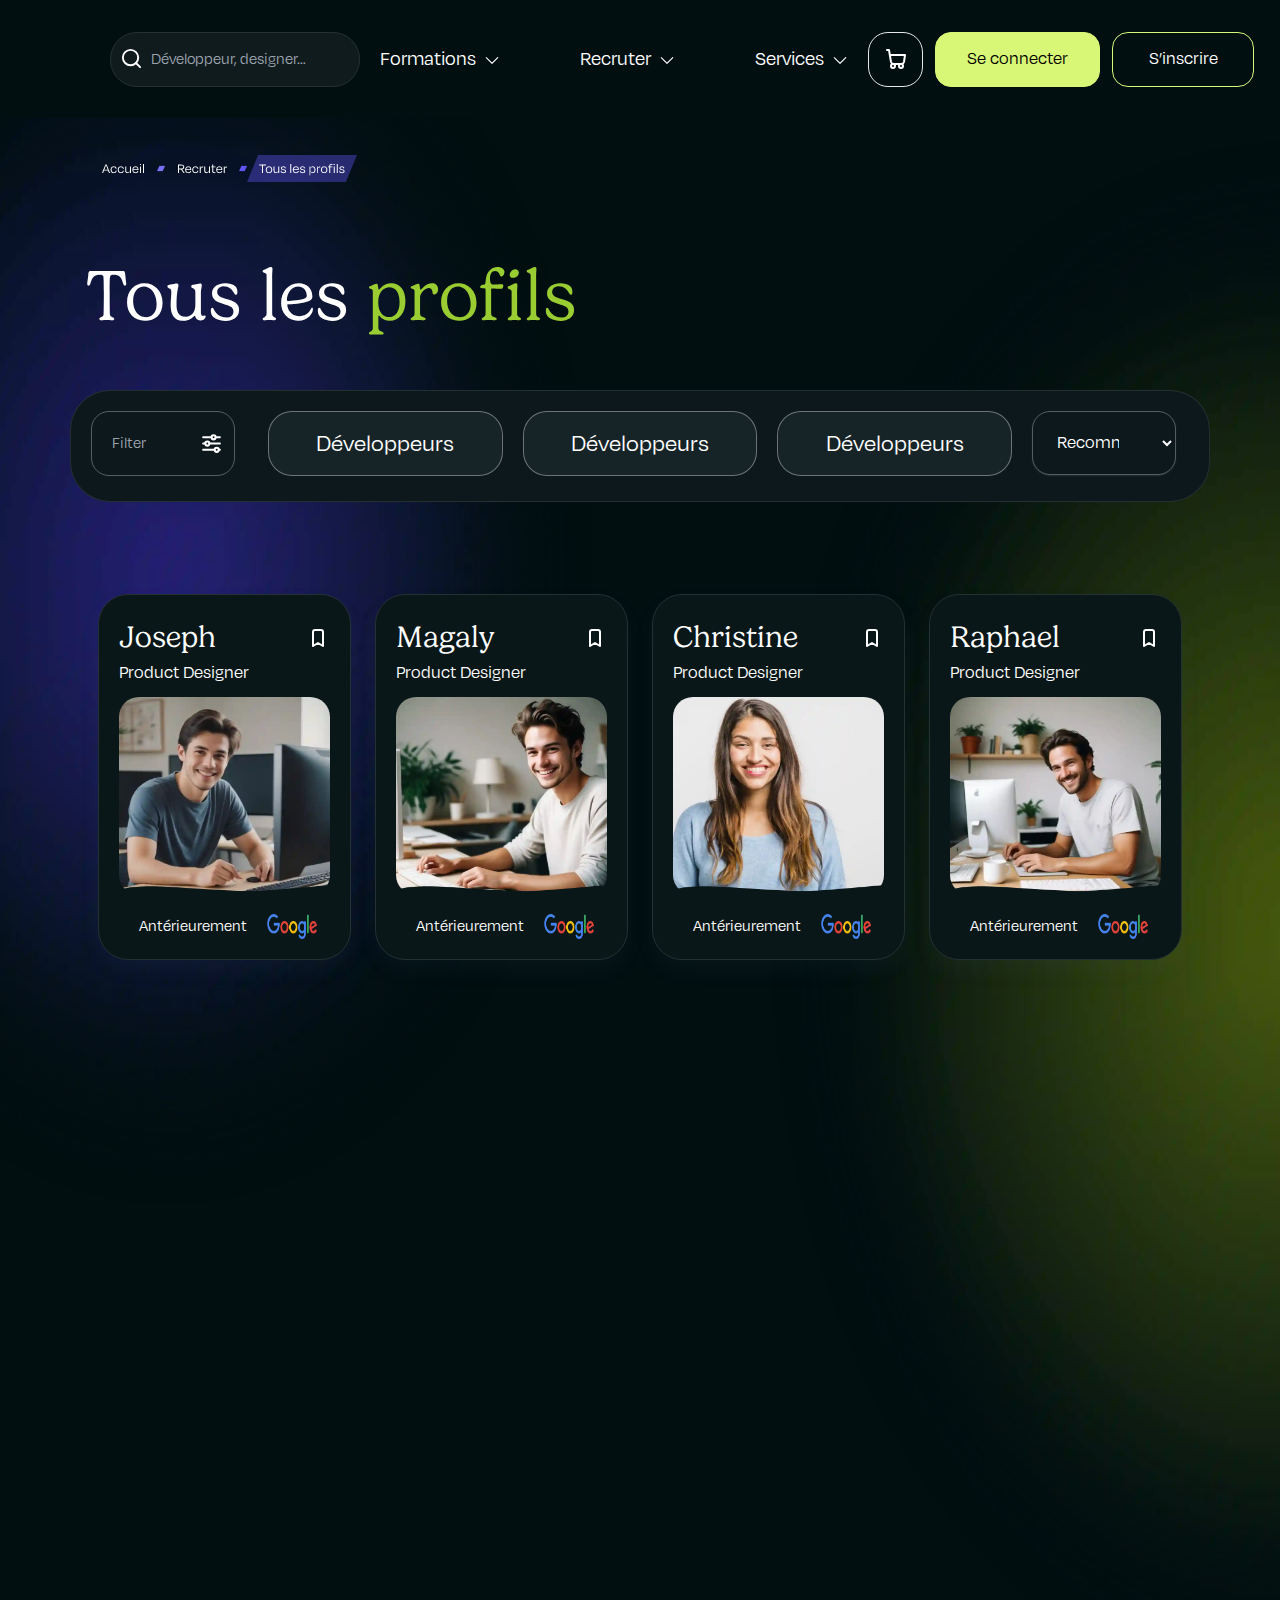
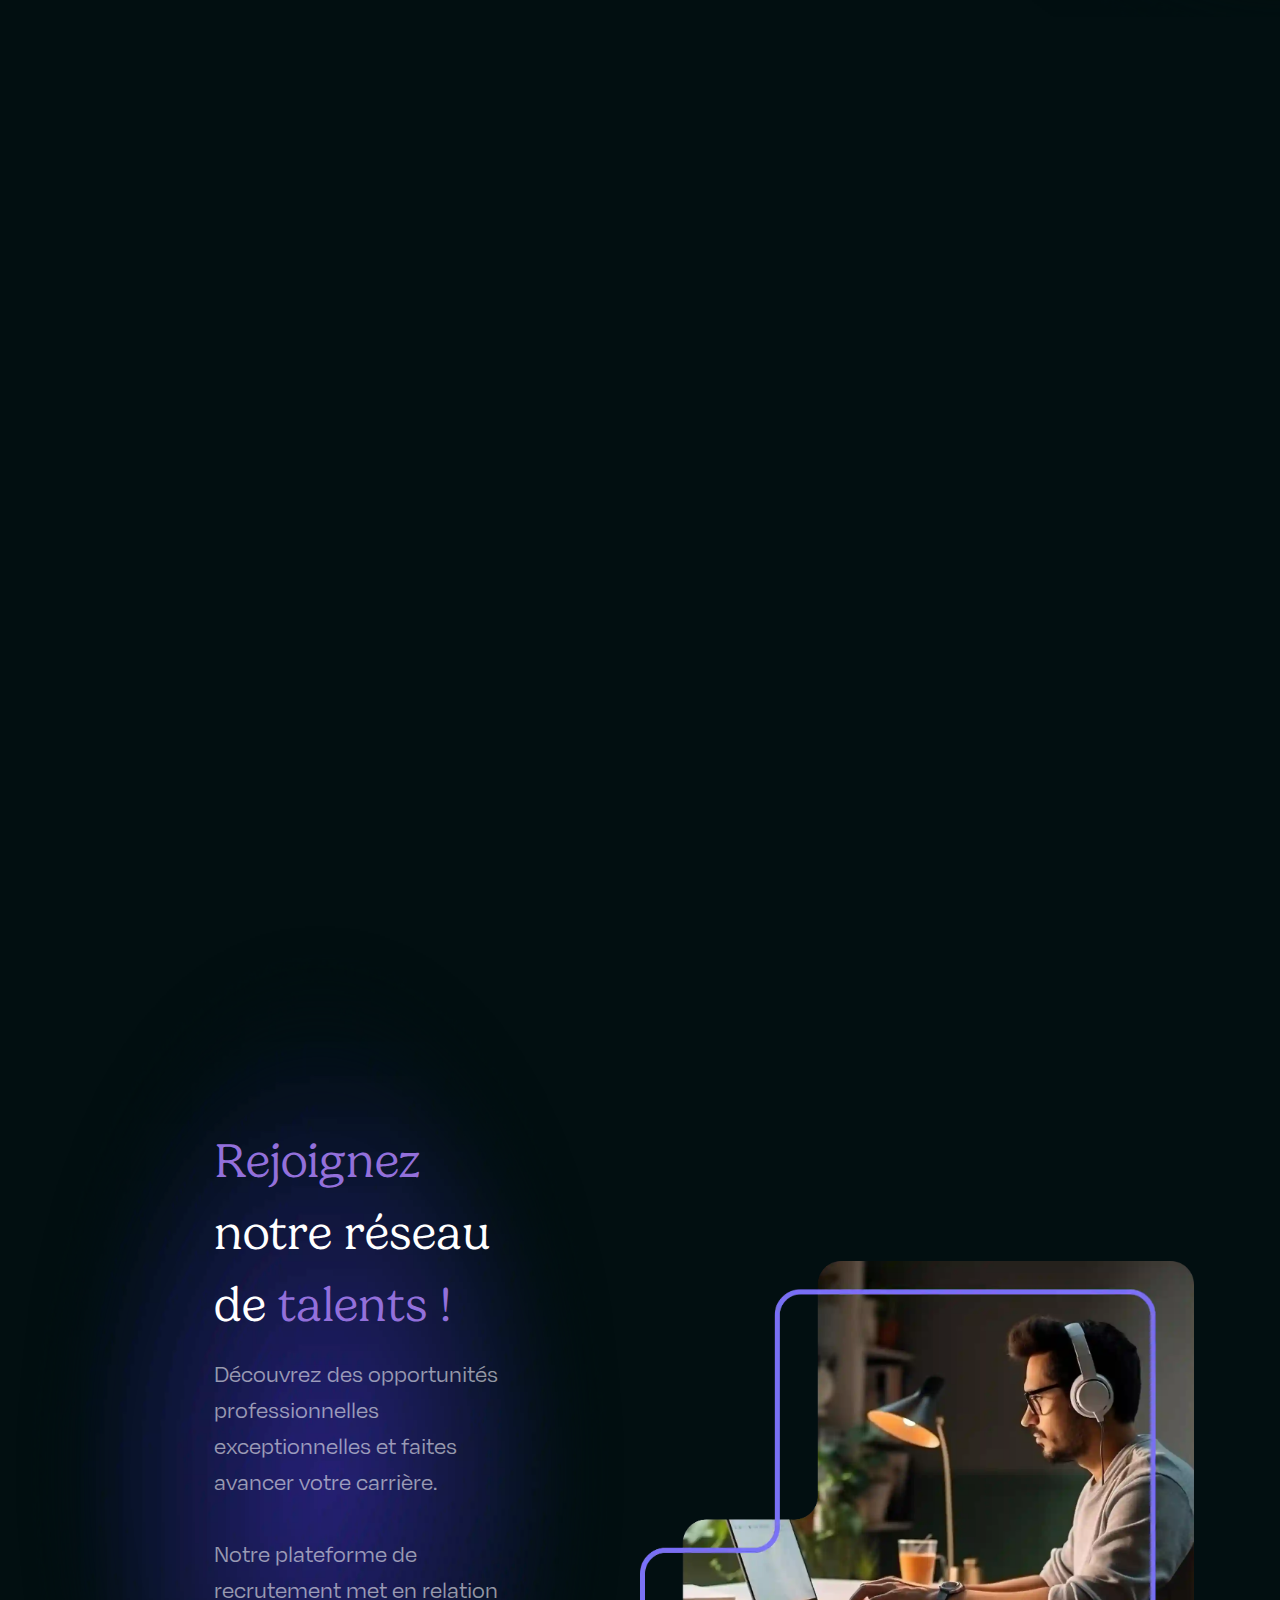
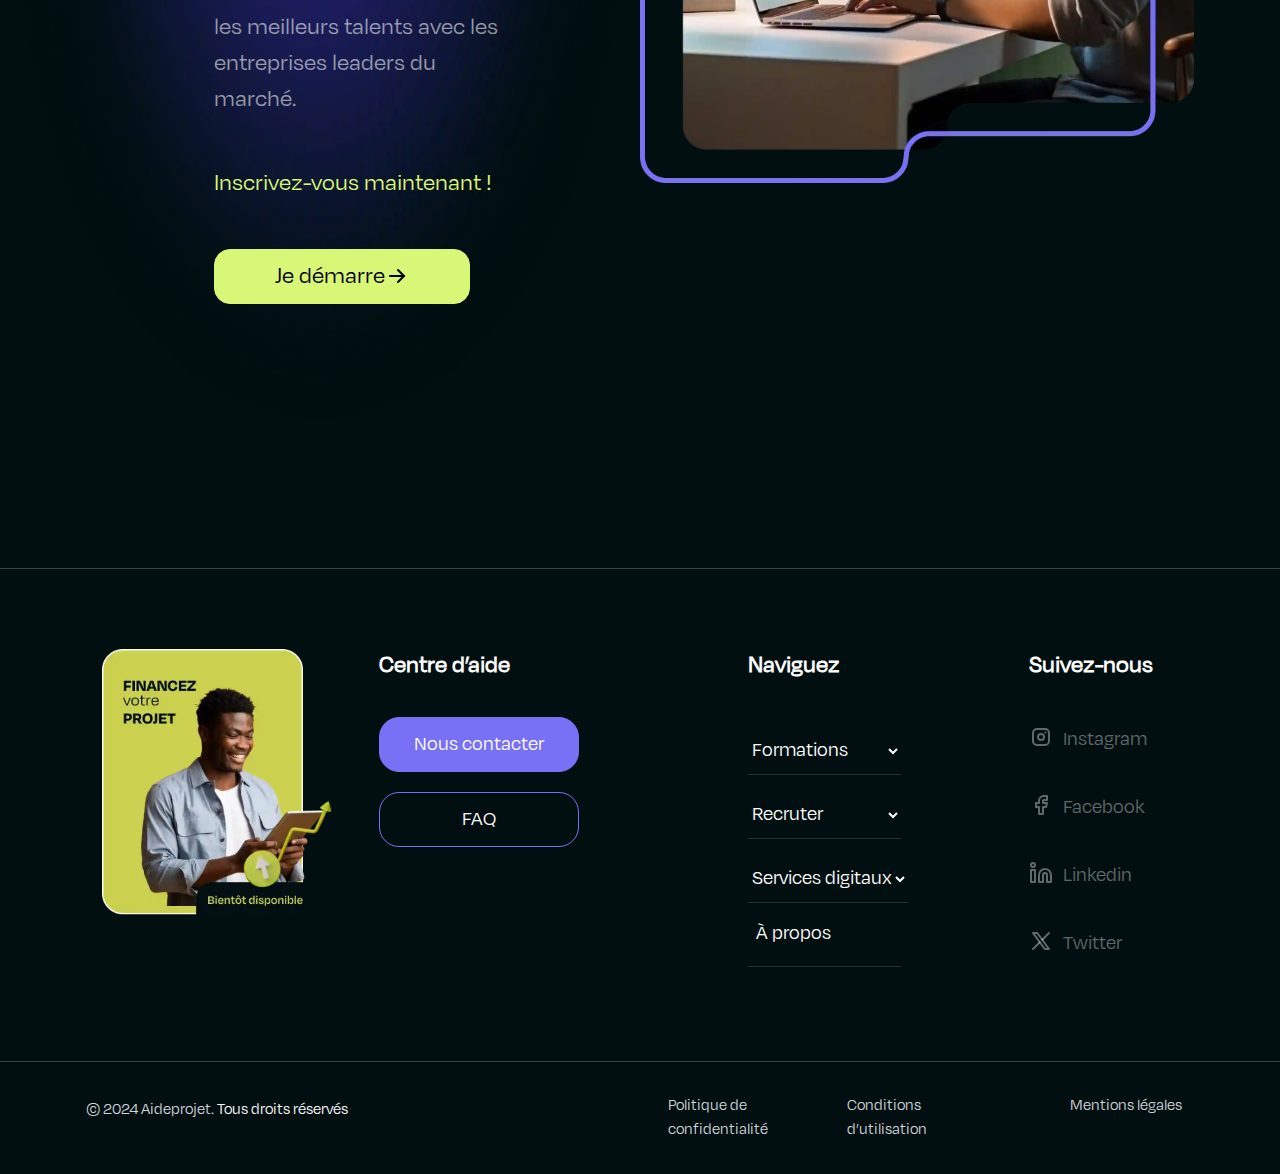
<file: list.html>
<!DOCTYPE html>
<html lang="en" class="scroll-smooth">
  <head>
    <meta charset="UTF-8" />
    <meta http-equiv="X-UA-Compatible" content="IE=edge" />
    <meta name="viewport" content="width=device-width, initial-scale=1.0" />
    <title>Aideprojet | List</title>
    <link
      rel="shortcut icon"
      href="assets/images/favicon.png"
      type="image/x-icon"
    />

    <link rel="stylesheet" href="assets/css/custom.css" />
    <link rel="stylesheet" href="assets/css/animate.css" />
    <link rel="stylesheet" href="assets/css/tailwind.css" />

    <!-- ==== WOW JS ==== -->
    <script src="assets/js/wow.min.js"></script>
    <script>
      new WOW().init();
    </script>
  </head>

  <body>
    <!-- ====== Navbar Section Start -->
    <div class="relative initial-background first-background">
      <div class="sticky-header flex">
        <div class="flex w-full items-center">
          <div class="container">
            <div class="relative -mx-4 flex items-center justify-between">
              <div class="max-w-full">
                <a href="index.html" class="navbar-logo block w-full">
                  <img
                    src="assets/images/logo.png"
                    alt="logo"
                    class="header-logo respon-logo w-full"
                  />
                </a>
              </div>

              <div class="flex w-full items-center justify-between px-4">
                <button
                  id="navbarToggler"
                  class="flex justify-center items-center absolute -translate-y-1/2 rounded-lg px-3 py-[6px] lg:hidden"
                  style="position: absolute; top: -8px; right: 0"
                >
                  <div>
                    <span
                      class="text-white text-[20px]"
                      style="margin-right: 10px"
                      >Menu</span
                    >
                  </div>
                  <div>
                    <svg
                      class="h-10 w-10 text-white"
                      fill="none"
                      viewBox="0 0 24 24"
                      stroke="currentColor"
                    >
                      <path
                        stroke-linecap="round"
                        stroke-linejoin="round"
                        stroke-width="2"
                        d="M4 6h16M4 12h16m-7 6h7"
                      />
                    </svg>
                  </div>
                </button>
                <nav
                  id="navbarCollapse"
                  class="absolute responsive-1024 right-4 top-full hidden w-full max-w-[250px] rounded-lg bg-white py-5 shadow-lg lg:static lg:block lg:w-full lg:max-w-full lg:bg-transparent lg:py-0 lg:shadow-none xl:px-6"
                >
                  <ul class="lg:flex 2xl:ml-20 justify-between items-center">
                    <li class="submenu-item group relative">
                      <div class="relative">
                        <input
                          type="search"
                          class="search-form"
                          style="width: 250px"
                          placeholder="Développeur, designer…"
                        />
                        <svg
                          class="icon-form"
                          viewBox="0 0 24 24"
                          fill="none"
                          stroke="currentColor"
                          stroke-width="2"
                          stroke-linecap="round"
                          stroke-linejoin="round"
                        >
                          <circle cx="11" cy="11" r="8" />
                          <line x1="21" y1="21" x2="16.65" y2="16.65" />
                        </svg>
                      </div>
                    </li>
                    <div class="flex justify-between" style="margin-left: 20px">
                      <li
                        class="submenu-item group relative flex items-center lg:mr-10 xl:mr-20"
                      >
                        <div class="dropdown">
                          <div class="dropdown-item cursor-pointer">
                            Formations
                            <svg
                              class="ml-2 fill-current"
                              width="16"
                              height="20"
                              viewBox="0 0 16 20"
                              fill="none"
                              xmlns="http://www.w3.org/2000/svg"
                            >
                              <path
                                d="M7.99999 14.9C7.84999 14.9 7.72499 14.85 7.59999 14.75L1.84999 9.10005C1.62499 8.87505 1.62499 8.52505 1.84999 8.30005C2.07499 8.07505 2.42499 8.07505 2.64999 8.30005L7.99999 13.525L13.35 8.25005C13.575 8.02505 13.925 8.02505 14.15 8.25005C14.375 8.47505 14.375 8.82505 14.15 9.05005L8.39999 14.7C8.27499 14.825 8.14999 14.9 7.99999 14.9Z"
                              />
                            </svg>
                          </div>
                          <div
                            class="dropdown-content"
                            style="width: 780px; left: -160px"
                          >
                            <div
                              class="flex justify-between items-center"
                              style="height: 450px"
                            >
                              <div
                                class="flex flex-col justify-between h-full mr-3"
                              >
                                <div
                                  class="dropdown-submenu-background3"
                                  style="width: 481px; height: 141px"
                                >
                                  <div
                                    class="flex justify-between items-center"
                                  >
                                    <div class="font-Gelia text-2xl">
                                      Formations
                                    </div>
                                    <div
                                      class="flex justify-center items-center dropdown-title-arrow"
                                    >
                                      <svg
                                        class="h-8 w-8 text-red-500"
                                        width="24"
                                        height="24"
                                        viewBox="0 0 24 24"
                                        stroke-width="2"
                                        stroke="currentColor"
                                        fill="none"
                                        stroke-linecap="round"
                                        stroke-linejoin="round"
                                      >
                                        <path stroke="none" d="M0 0h24v24H0z" />
                                        <line x1="5" y1="12" x2="19" y2="12" />
                                        <line x1="15" y1="16" x2="19" y2="12" />
                                        <line x1="15" y1="8" x2="19" y2="12" />
                                      </svg>
                                    </div>
                                  </div>
                                  <div class="text-base">
                                    Explorez notre sélection de formations de
                                    pointe pour maîtriser les métiers du
                                    digital.
                                  </div>
                                </div>
                                <div
                                  id="development-item"
                                  class="development-item dropdown-subitem"
                                >
                                  <div class="font-Gelia text-2xl">
                                    Développement
                                  </div>
                                  <div class="dropdown-arrow">
                                    <svg
                                      class="h-8 w-8 text-red-500"
                                      style="color: black"
                                      width="24"
                                      height="24"
                                      viewBox="0 0 24 24"
                                      stroke-width="2"
                                      stroke="currentColor"
                                      fill="none"
                                      stroke-linecap="round"
                                      stroke-linejoin="round"
                                    >
                                      <path stroke="none" d="M0 0h24v24H0z" />
                                      <line x1="5" y1="12" x2="19" y2="12" />
                                      <line x1="15" y1="16" x2="19" y2="12" />
                                      <line x1="15" y1="8" x2="19" y2="12" />
                                    </svg>
                                  </div>
                                  <div
                                    class="dropdown-image1"
                                    style="pointer-events: none"
                                  ></div>
                                </div>
                                <div
                                  id="ux-ui-item"
                                  class="ux-ui-item dropdown-subitem"
                                >
                                  <div class="font-Gelia text-2xl">UX/UI</div>
                                  <div class="dropdown-arrow">
                                    <svg
                                      class="h-8 w-8 text-red-500"
                                      style="color: black"
                                      width="24"
                                      height="24"
                                      viewBox="0 0 24 24"
                                      stroke-width="2"
                                      stroke="currentColor"
                                      fill="none"
                                      stroke-linecap="round"
                                      stroke-linejoin="round"
                                    >
                                      <path stroke="none" d="M0 0h24v24H0z" />
                                      <line x1="5" y1="12" x2="19" y2="12" />
                                      <line x1="15" y1="16" x2="19" y2="12" />
                                      <line x1="15" y1="8" x2="19" y2="12" />
                                    </svg>
                                  </div>
                                  <div class="dropdown-image1"></div>
                                </div>
                                <div
                                  id="marketing-digital-item"
                                  class="marketing-digital-item dropdown-subitem"
                                >
                                  <div class="font-Gelia text-2xl">
                                    Marketing digital
                                  </div>
                                  <div class="dropdown-arrow">
                                    <svg
                                      class="h-8 w-8 text-red-500"
                                      style="color: black"
                                      width="24"
                                      height="24"
                                      viewBox="0 0 24 24"
                                      stroke-width="2"
                                      stroke="currentColor"
                                      fill="none"
                                      stroke-linecap="round"
                                      stroke-linejoin="round"
                                    >
                                      <path stroke="none" d="M0 0h24v24H0z" />
                                      <line x1="5" y1="12" x2="19" y2="12" />
                                      <line x1="15" y1="16" x2="19" y2="12" />
                                      <line x1="15" y1="8" x2="19" y2="12" />
                                    </svg>
                                  </div>
                                  <div class="dropdown-image1"></div>
                                </div>
                                <div
                                  id="cultural-digital-item"
                                  class="cultural-digital-item dropdown-subitem"
                                >
                                  <div class="font-Gelia text-2xl">
                                    Culture digital
                                  </div>
                                  <div class="dropdown-arrow">
                                    <svg
                                      class="h-8 w-8 text-red-500"
                                      style="color: black"
                                      width="24"
                                      height="24"
                                      viewBox="0 0 24 24"
                                      stroke-width="2"
                                      stroke="currentColor"
                                      fill="none"
                                      stroke-linecap="round"
                                      stroke-linejoin="round"
                                    >
                                      <path stroke="none" d="M0 0h24v24H0z" />
                                      <line x1="5" y1="12" x2="19" y2="12" />
                                      <line x1="15" y1="16" x2="19" y2="12" />
                                      <line x1="15" y1="8" x2="19" y2="12" />
                                    </svg>
                                  </div>
                                  <div class="dropdown-image1"></div>
                                </div>
                              </div>
                              <div class="dropdown-image1"></div>
                            </div>
                          </div>
                        </div>
                      </li>
                      <li class="submenu-item group relative lg:mr-10 xl:mr-20">
                        <div class="dropdown">
                          <div class="dropdown-item cursor-pointer">
                            Recruter
                            <svg
                              class="ml-2 fill-current"
                              width="16"
                              height="20"
                              viewBox="0 0 16 20"
                              fill="none"
                              xmlns="http://www.w3.org/2000/svg"
                            >
                              <path
                                d="M7.99999 14.9C7.84999 14.9 7.72499 14.85 7.59999 14.75L1.84999 9.10005C1.62499 8.87505 1.62499 8.52505 1.84999 8.30005C2.07499 8.07505 2.42499 8.07505 2.64999 8.30005L7.99999 13.525L13.35 8.25005C13.575 8.02505 13.925 8.02505 14.15 8.25005C14.375 8.47505 14.375 8.82505 14.15 9.05005L8.39999 14.7C8.27499 14.825 8.14999 14.9 7.99999 14.9Z"
                              />
                            </svg>
                          </div>
                          <div class="dropdown-content" style="right: -250px">
                            <div style="height: 415px">
                              <div
                                class="dropdown-submenu-background2"
                                style="width: 451px; height: 141px"
                              >
                                <div class="flex justify-between items-center">
                                  <div class="font-Gelia text-2xl">
                                    Recruter
                                  </div>
                                  <div
                                    class="flex justify-center items-center dropdown-title-arrow"
                                  >
                                    <svg
                                      class="h-8 w-8 text-red-500"
                                      width="24"
                                      height="24"
                                      viewBox="0 0 24 24"
                                      stroke-width="2"
                                      stroke="currentColor"
                                      fill="none"
                                      stroke-linecap="round"
                                      stroke-linejoin="round"
                                    >
                                      <path stroke="none" d="M0 0h24v24H0z" />
                                      <line x1="5" y1="12" x2="19" y2="12" />
                                      <line x1="15" y1="16" x2="19" y2="12" />
                                      <line x1="15" y1="8" x2="19" y2="12" />
                                    </svg>
                                  </div>
                                </div>
                                <div
                                  style="
                                    width: 75%;
                                    font-size: 16px;
                                    margin-top: 10px;
                                  "
                                >
                                  Embaucher les 10 % de développeurs les plus
                                  performants !
                                </div>
                              </div>
                              <div
                                class="dropdown-subitem sm:mt-3"
                                style="width: 100%"
                              >
                                <div class="font-Gelia text-2xl">
                                  Développeurs
                                </div>
                                <div class="dropdown-arrow">
                                  <svg
                                    class="h-8 w-8 text-red-500"
                                    style="color: black"
                                    width="24"
                                    height="24"
                                    viewBox="0 0 24 24"
                                    stroke-width="2"
                                    stroke="currentColor"
                                    fill="none"
                                    stroke-linecap="round"
                                    stroke-linejoin="round"
                                  >
                                    <path stroke="none" d="M0 0h24v24H0z" />
                                    <line x1="5" y1="12" x2="19" y2="12" />
                                    <line x1="15" y1="16" x2="19" y2="12" />
                                    <line x1="15" y1="8" x2="19" y2="12" />
                                  </svg>
                                </div>
                              </div>
                              <div class="dropdown-subitem" style="width: 100%">
                                <div class="font-Gelia text-2xl">Designers</div>
                                <div class="dropdown-arrow">
                                  <svg
                                    class="h-8 w-8 text-red-500"
                                    style="color: black"
                                    width="24"
                                    height="24"
                                    viewBox="0 0 24 24"
                                    stroke-width="2"
                                    stroke="currentColor"
                                    fill="none"
                                    stroke-linecap="round"
                                    stroke-linejoin="round"
                                  >
                                    <path stroke="none" d="M0 0h24v24H0z" />
                                    <line x1="5" y1="12" x2="19" y2="12" />
                                    <line x1="15" y1="16" x2="19" y2="12" />
                                    <line x1="15" y1="8" x2="19" y2="12" />
                                  </svg>
                                </div>
                              </div>
                              <div class="dropdown-subitem" style="width: 100%">
                                <div class="font-Gelia text-2xl">
                                  Marketeurs
                                </div>
                                <div class="dropdown-arrow">
                                  <svg
                                    class="h-8 w-8 text-red-500"
                                    style="color: black"
                                    width="24"
                                    height="24"
                                    viewBox="0 0 24 24"
                                    stroke-width="2"
                                    stroke="currentColor"
                                    fill="none"
                                    stroke-linecap="round"
                                    stroke-linejoin="round"
                                  >
                                    <path stroke="none" d="M0 0h24v24H0z" />
                                    <line x1="5" y1="12" x2="19" y2="12" />
                                    <line x1="15" y1="16" x2="19" y2="12" />
                                    <line x1="15" y1="8" x2="19" y2="12" />
                                  </svg>
                                </div>
                              </div>
                              <div class="dropdown-subitem" style="width: 100%">
                                <div class="font-Gelia text-2xl">
                                  Découvrir tous les profils
                                </div>
                                <div class="dropdown-arrow">
                                  <svg
                                    class="h-8 w-8 text-red-500"
                                    style="color: black"
                                    width="24"
                                    height="24"
                                    viewBox="0 0 24 24"
                                    stroke-width="2"
                                    stroke="currentColor"
                                    fill="none"
                                    stroke-linecap="round"
                                    stroke-linejoin="round"
                                  >
                                    <path stroke="none" d="M0 0h24v24H0z" />
                                    <line x1="5" y1="12" x2="19" y2="12" />
                                    <line x1="15" y1="16" x2="19" y2="12" />
                                    <line x1="15" y1="8" x2="19" y2="12" />
                                  </svg>
                                </div>
                              </div>
                            </div>
                          </div>
                        </div>
                      </li>
                      <li class="submenu-item group relative flex items-center">
                        <div class="dropdown">
                          <div class="dropdown-item cursor-pointer">
                            Services
                            <svg
                              class="ml-2 fill-current"
                              width="16"
                              height="20"
                              viewBox="0 0 16 20"
                              fill="none"
                              xmlns="http://www.w3.org/2000/svg"
                            >
                              <path
                                d="M7.99999 14.9C7.84999 14.9 7.72499 14.85 7.59999 14.75L1.84999 9.10005C1.62499 8.87505 1.62499 8.52505 1.84999 8.30005C2.07499 8.07505 2.42499 8.07505 2.64999 8.30005L7.99999 13.525L13.35 8.25005C13.575 8.02505 13.925 8.02505 14.15 8.25005C14.375 8.47505 14.375 8.82505 14.15 9.05005L8.39999 14.7C8.27499 14.825 8.14999 14.9 7.99999 14.9Z"
                              />
                            </svg>
                          </div>
                          <div
                            class="dropdown-content"
                            style="width: 780px; right: -280px"
                          >
                            <div
                              class="flex justify-between items-center"
                              style="height: 450px"
                            >
                              <div
                                class="flex flex-col justify-between h-full mr-3"
                              >
                                <div
                                  class="dropdown-submenu-background1"
                                  style="width: 451px; height: 141px"
                                >
                                  <div
                                    class="flex justify-between items-center"
                                  >
                                    <div class="font-Gelia text-2xl">
                                      Services
                                    </div>
                                    <div
                                      class="flex justify-center items-center dropdown-title-arrow"
                                    >
                                      <svg
                                        class="h-8 w-8"
                                        width="24"
                                        height="24"
                                        viewBox="0 0 24 24"
                                        stroke-width="2"
                                        stroke="currentColor"
                                        fill="none"
                                        stroke-linecap="round"
                                        stroke-linejoin="round"
                                      >
                                        <path stroke="none" d="M0 0h24v24H0z" />
                                        <line x1="5" y1="12" x2="19" y2="12" />
                                        <line x1="15" y1="16" x2="19" y2="12" />
                                        <line x1="15" y1="8" x2="19" y2="12" />
                                      </svg>
                                    </div>
                                  </div>
                                  <div
                                    style="
                                      width: 75%;
                                      font-size: 16px;
                                      margin-top: 10px;
                                    "
                                  >
                                    Découvrez notre gamme complète de services
                                    digitaux et professionnels.
                                  </div>
                                </div>
                                <div
                                  id="site-web-item"
                                  class="site-web-item dropdown-subitem"
                                >
                                  <div class="font-Gelia text-2xl">
                                    Site Web
                                  </div>
                                  <div class="dropdown-arrow">
                                    <svg
                                      class="h-8 w-8 text-red-500"
                                      style="color: black"
                                      width="24"
                                      height="24"
                                      viewBox="0 0 24 24"
                                      stroke-width="2"
                                      stroke="currentColor"
                                      fill="none"
                                      stroke-linecap="round"
                                      stroke-linejoin="round"
                                    >
                                      <path stroke="none" d="M0 0h24v24H0z" />
                                      <line x1="5" y1="12" x2="19" y2="12" />
                                      <line x1="15" y1="16" x2="19" y2="12" />
                                      <line x1="15" y1="8" x2="19" y2="12" />
                                    </svg>
                                  </div>
                                  <div
                                    class="dropdown-image2"
                                    style="pointer-events: none"
                                  ></div>
                                </div>
                                <div
                                  id="application-item"
                                  class="application-item dropdown-subitem"
                                >
                                  <div class="font-Gelia text-2xl">
                                    Application mobile V1
                                  </div>
                                  <div class="dropdown-arrow">
                                    <svg
                                      class="h-8 w-8 text-red-500"
                                      style="color: black"
                                      width="24"
                                      height="24"
                                      viewBox="0 0 24 24"
                                      stroke-width="2"
                                      stroke="currentColor"
                                      fill="none"
                                      stroke-linecap="round"
                                      stroke-linejoin="round"
                                    >
                                      <path stroke="none" d="M0 0h24v24H0z" />
                                      <line x1="5" y1="12" x2="19" y2="12" />
                                      <line x1="15" y1="16" x2="19" y2="12" />
                                      <line x1="15" y1="8" x2="19" y2="12" />
                                    </svg>
                                  </div>
                                  <div class="dropdown-image2"></div>
                                </div>
                                <div
                                  id="sociaty-item"
                                  class="sociaty-item dropdown-subitem"
                                >
                                  <div class="font-Gelia text-2xl">
                                    Réseaux sociaux
                                  </div>
                                  <div class="dropdown-arrow">
                                    <svg
                                      class="h-8 w-8 text-red-500"
                                      style="color: black"
                                      width="24"
                                      height="24"
                                      viewBox="0 0 24 24"
                                      stroke-width="2"
                                      stroke="currentColor"
                                      fill="none"
                                      stroke-linecap="round"
                                      stroke-linejoin="round"
                                    >
                                      <path stroke="none" d="M0 0h24v24H0z" />
                                      <line x1="5" y1="12" x2="19" y2="12" />
                                      <line x1="15" y1="16" x2="19" y2="12" />
                                      <line x1="15" y1="8" x2="19" y2="12" />
                                    </svg>
                                  </div>
                                  <div class="dropdown-image2"></div>
                                </div>
                                <div
                                  id="compatability-item"
                                  class="compatability-item dropdown-subitem"
                                >
                                  <div class="font-Gelia text-2xl">
                                    Comptabilité - Fiscalité
                                  </div>
                                  <div class="dropdown-arrow">
                                    <svg
                                      class="h-8 w-8 text-red-500"
                                      style="color: black"
                                      width="24"
                                      height="24"
                                      viewBox="0 0 24 24"
                                      stroke-width="2"
                                      stroke="currentColor"
                                      fill="none"
                                      stroke-linecap="round"
                                      stroke-linejoin="round"
                                    >
                                      <path stroke="none" d="M0 0h24v24H0z" />
                                      <line x1="5" y1="12" x2="19" y2="12" />
                                      <line x1="15" y1="16" x2="19" y2="12" />
                                      <line x1="15" y1="8" x2="19" y2="12" />
                                    </svg>
                                  </div>
                                  <div class="dropdown-image2"></div>
                                </div>
                              </div>
                            </div>
                          </div>
                        </div>
                      </li>
                    </div>
                    <li class="submenu-item group relative">
                      <div class="hidden sm:flex" style="margin-left: 20px">
                        <a
                          href="#"
                          class="cart-form py-2 mr-3 text-base text-white hover:opacity-70"
                        >
                          <svg
                            width="24"
                            height="24"
                            viewBox="0 0 24 24"
                            stroke-width="2"
                            stroke="currentColor"
                            fill="none"
                            stroke-linecap="round"
                            stroke-linejoin="round"
                          >
                            <path stroke="none" d="M0 0h24v24H0z" />
                            <circle cx="9" cy="19" r="2" />
                            <circle cx="17" cy="19" r="2" />
                            <path
                              d="M3 3h2l2 12a3 3 0 0 0 3 2h7a3 3 0 0 0 3 -2l1 -7h-15.2"
                            />
                          </svg>
                        </a>
                        <a
                          href="#"
                          class="fill-button-form-header mr-3 px-5 flex justify-center items-center text-black hover:text-white"
                          style="width: 165px"
                        >
                          Se connecter
                        </a>
                        <a
                          href="#"
                          class="outline-button-form-header flex px-5 justify-center items-center text-white"
                          style="width: 142px"
                        >
                          S’inscrire
                        </a>
                      </div>
                    </li>
                  </ul>
                </nav>
              </div>
            </div>
          </div>
        </div>
      </div>
      <!-- ====== Navbar Section End -->

      <div class="container" style="margin-top: 60px; padding: 20px">
        <div class="menu-two-form responsive-header"></div>
      </div>

      <div class="container lg:mt-10">
        <h1 class="font-Gelia text-white sm:text-4xl lg:text-7xl">
          Tous les <span style="color: yellowgreen; font-family: Gelica;">profils</span>
        </h1>
      </div>

      <div class="container sm:px-0">
        <div class="filter-block-form">
          <div class="flex flex-row justify-between gap-5 p-5">
            <div class="relative w-full sm:w-1/2 lg:w-2/12">
              <input
                type="text"
                class="filter-input-form w-full lg:w-11/12"
                placeholder="Filter"
              />
              <svg
                class="filter-icon-form h-8 w-8 text-red-500"
                width="24"
                height="24"
                viewBox="0 0 24 24"
                stroke-width="2"
                stroke="currentColor"
                fill="none"
                stroke-linecap="round"
                stroke-linejoin="round"
              >
                <path stroke="none" d="M0 0h24v24H0z" />
                <circle cx="14" cy="6" r="2" />
                <line x1="4" y1="6" x2="12" y2="6" />
                <line x1="16" y1="6" x2="20" y2="6" />
                <circle cx="8" cy="12" r="2" />
                <line x1="4" y1="12" x2="6" y2="12" />
                <line x1="10" y1="12" x2="20" y2="12" />
                <circle cx="17" cy="18" r="2" />
                <line x1="4" y1="18" x2="15" y2="18" />
                <line x1="19" y1="18" x2="20" y2="18" />
              </svg>
            </div>
            <div class="w-full sm:hidden lg:block lg:w-3/12">
              <button
                class="filter-button-form rounded-md px-1 text-center font-medium text-white duration-300 ease-in-out"
                style="border-radius: 24px; width: 100%"
              >
                Développeurs
              </button>
            </div>
            <div class="w-full sm:hidden lg:block lg:w-3/12">
              <button
                class="filter-button-form rounded-md px-1 text-center font-medium text-white duration-300 ease-in-out"
                style="border-radius: 24px; width: 100%"
              >
                Développeurs
              </button>
            </div>
            <div class="w-full sm:hidden lg:block lg:w-3/12">
              <button
                class="filter-button-form rounded-md px-1 text-center font-medium text-white duration-300 ease-in-out"
                style="border-radius: 24px; width: 100%"
              >
                Développeurs
              </button>
            </div>
            <div class="w-full sm:w-1/2 lg:w-2/12">
              <div class="w-full lg:w-11/12">
              
                <label class="select" for="slct">
                  <select
                    id="slct"
                    required="required"
                    style="width: 100%; height: 64px"
                  >
                    >
                    <option value="" disabled="disabled" selected="selected">
                      Recommandés
                    </option>
                    <option value="#">Recommandés</option>
                    <option value="#">Nouveaux</option>
                  </select>
                  <!-- <svg
                    class="filter-icon-form h-8 w-8 text-red-500"
                    style="bottom: 0"
                    width="24"
                    height="24"
                    viewBox="0 0 24 24"
                    stroke-width="2"
                    stroke="currentColor"
                    fill="none"
                    stroke-linecap="round"
                    stroke-linejoin="round"
                  >
                    <path stroke="none" d="M0 0h24v24H0z" />
                    <polyline points="6 9 12 15 18 9" />
                  </svg> -->
                </label>
              </div>
            </div>
          </div>
        </div>
      </div>

      <!-- ====== Blog Section Start -->
      <section class="sm:pt-6 lg:pt-20 pb-10 lg:pb-20">
        <div class="container">
          <div class="flex flex-wrap">
            <div class="w-full sm:w-1/2 lg:w-1/4 sm:p-1 lg:p-3">
              <div class="mb-10 wow fadeInUp group" data-wow-delay=".1s">
                <div
                  class=" text-white rounded-xl sm:p-3 xl:p-5 shadow-testimonial"
                  style="
                  background-color: #0A1718;
                    border: 1px solid #253032;
                    border-radius: 30px;
                    
                  "
                >
                  <div class="flex justify-between items-center">
                    <a href="./profile.html">
                      <h2 class="font-Gelia sm:text-base lg:text-3xl">Joseph</h2>
                    </a>
                    <svg
                      class="h-8 w-8 text-red-500"
                      width="24"
                      height="24"
                      viewBox="0 0 24 24"
                      stroke-width="2"
                      stroke="currentColor"
                      fill="none"
                      stroke-linecap="round"
                      stroke-linejoin="round"
                    >
                      <path stroke="none" d="M0 0h24v24H0z" />
                      <path
                        d="M9 4h6a2 2 0 0 1 2 2v14l-5-3l-5 3v-14a2 2 0 0 1 2 -2"
                      />
                    </svg>
                  </div>
                  <h3 class="sm:text-xs lg:text-lg">Product Designer</h3>
                  <img
                    src="assets/images/persons/person1.png"
                    style="border-radius: 20px; margin-top: 10px"
                  />
                  <img src="assets/images/curve.png" style="margin-top: -10px; width: 100%;" />
                  <div
                    class="flex justify-between items-center sm:px-2 md:px-3 lg:px-4 xl:px-5"
                    style="margin-top: 10px"
                  >
                    <h4 class="sm:text-xs lg:text-base">
                      Antérieurement
                    </h4>
                    <img
                      src="assets/images/logo-google.png"
                      class="smooth-sizing"
                    />
                  </div>
                </div>
              </div>
            </div>
            <div class="w-full sm:w-1/2 lg:w-1/4 sm:p-1 lg:p-3">
              <div class="mb-10 wow fadeInUp group" data-wow-delay=".1s">
                <div
                  class=" text-white rounded-xl sm:p-3 xl:p-5 shadow-testimonial"
                  style="
                  background-color: #0A1718;
                    border: 1px solid #253032;
                    border-radius: 30px;
                    
                  "
                >
                  <div class="flex justify-between items-center">
                    <a href="./profile.html">
                      <h2 class="font-Gelia sm:text-base lg:text-3xl">Magaly</h2>

                    </a>
                    <svg
                      class="h-8 w-8 text-red-500"
                      width="24"
                      height="24"
                      viewBox="0 0 24 24"
                      stroke-width="2"
                      stroke="currentColor"
                      fill="none"
                      stroke-linecap="round"
                      stroke-linejoin="round"
                    >
                      <path stroke="none" d="M0 0h24v24H0z" />
                      <path
                        d="M9 4h6a2 2 0 0 1 2 2v14l-5-3l-5 3v-14a2 2 0 0 1 2 -2"
                      />
                    </svg>
                  </div>
                  <h3 class="sm:text-xs lg:text-lg">Product Designer</h3>
                  <img
                    src="assets/images/persons/person2.png"
                    style="border-radius: 20px; margin-top: 10px"
                  />
                  <img src="assets/images/curve.png" style="margin-top: -10px; width: 100%;" />
                  <div
                    class="flex justify-between items-center sm:px-2 md:px-3 lg:px-4 xl:px-5"
                    style="margin-top: 10px"
                  >
                    <h4 class="sm:text-xs lg:text-base">
                      Antérieurement
                    </h4>
                    <img
                      src="assets/images/logo-google.png"
                      class="smooth-sizing"
                    />
                  </div>
                </div>
              </div>
            </div>
            <div class="w-full sm:w-1/2 lg:w-1/4 sm:p-1 lg:p-3">
              <div class="mb-10 wow fadeInUp group" data-wow-delay=".1s">
                <div
                  class=" text-white rounded-xl sm:p-3 xl:p-5 shadow-testimonial"
                  style="
                  background-color: #0A1718;
                    border: 1px solid #253032;
                    border-radius: 30px;
                    
                  "
                >
                  <div class="flex justify-between items-center">
                    <a href="./profile.html">

                      <h2 class="font-Gelia sm:text-base lg:text-3xl">Christine</h2>
                    </a>
                    <svg
                      class="h-8 w-8 text-red-500"
                      width="24"
                      height="24"
                      viewBox="0 0 24 24"
                      stroke-width="2"
                      stroke="currentColor"
                      fill="none"
                      stroke-linecap="round"
                      stroke-linejoin="round"
                    >
                      <path stroke="none" d="M0 0h24v24H0z" />
                      <path
                        d="M9 4h6a2 2 0 0 1 2 2v14l-5-3l-5 3v-14a2 2 0 0 1 2 -2"
                      />
                    </svg>
                  </div>
                  <h3 class="sm:text-xs lg:text-lg">Product Designer</h3>
                  <img
                    src="assets/images/persons/person3.png"
                    style="border-radius: 20px; margin-top: 10px"
                  />
                  <img src="assets/images/curve.png" style="margin-top: -10px; width: 100%;" />
                  <div
                    class="flex justify-between items-center sm:px-2 md:px-3 lg:px-4 xl:px-5"
                    style="margin-top: 10px"
                  >
                    <h4 class="sm:text-xs lg:text-base">
                      Antérieurement
                    </h4>
                    <img
                      src="assets/images/logo-google.png"
                      class="smooth-sizing"
                    />
                  </div>
                </div>
              </div>
            </div>
            <div class="w-full sm:w-1/2 lg:w-1/4 sm:p-1 lg:p-3">
              <div class="mb-10 wow fadeInUp group" data-wow-delay=".1s">
                <div
                  class=" text-white rounded-xl sm:p-3 xl:p-5 shadow-testimonial"
                  style="
                  background-color: #0A1718;
                    border: 1px solid #253032;
                    border-radius: 30px;
                    
                  "
                >
                  <div class="flex justify-between items-center">
                    <a href="./profile.html">
                      
                      <h2 class="font-Gelia sm:text-base lg:text-3xl">Raphael</h2>
                    </a>
                    <svg
                      class="h-8 w-8 text-red-500"
                      width="24"
                      height="24"
                      viewBox="0 0 24 24"
                      stroke-width="2"
                      stroke="currentColor"
                      fill="none"
                      stroke-linecap="round"
                      stroke-linejoin="round"
                    >
                      <path stroke="none" d="M0 0h24v24H0z" />
                      <path
                        d="M9 4h6a2 2 0 0 1 2 2v14l-5-3l-5 3v-14a2 2 0 0 1 2 -2"
                      />
                    </svg>
                  </div>
                  <h3 class="sm:text-xs lg:text-lg">Product Designer</h3>
                  <img
                    src="assets/images/persons/person4.png"
                    style="border-radius: 20px; margin-top: 10px"
                  />
                  <img src="assets/images/curve.png" style="margin-top: -10px; width: 100%;" />
                  <div
                    class="flex justify-between items-center sm:px-2 md:px-3 lg:px-4 xl:px-5"
                    style="margin-top: 10px"
                  >
                    <h4 class="sm:text-xs lg:text-base">
                      Antérieurement
                    </h4>
                    <img
                      src="assets/images/logo-google.png"
                      class="smooth-sizing"
                    />
                  </div>
                </div>
              </div>
            </div>
            <div class="w-full sm:w-1/2 lg:w-1/4 sm:p-1 lg:p-3">
              <div class="mb-10 wow fadeInUp group" data-wow-delay=".1s">
                <div
                  class=" text-white rounded-xl sm:p-3 xl:p-5 shadow-testimonial"
                  style="
                  background-color: #0A1718;
                    border: 1px solid #253032;
                    border-radius: 30px;
                    
                  "
                >
                  <div class="flex justify-between items-center">
                    <a href="./profile.html">

                      <h2 class="font-Gelia sm:text-base lg:text-3xl">Philippe</h2>
                    </a>
                    <svg
                      class="h-8 w-8 text-red-500"
                      width="24"
                      height="24"
                      viewBox="0 0 24 24"
                      stroke-width="2"
                      stroke="currentColor"
                      fill="none"
                      stroke-linecap="round"
                      stroke-linejoin="round"
                    >
                      <path stroke="none" d="M0 0h24v24H0z" />
                      <path
                        d="M9 4h6a2 2 0 0 1 2 2v14l-5-3l-5 3v-14a2 2 0 0 1 2 -2"
                      />
                    </svg>
                  </div>
                  <h3 class="sm:text-xs lg:text-lg">Product Designer</h3>
                  <img
                    src="assets/images/persons/person5.png"
                    style="border-radius: 20px; margin-top: 10px"
                  />
                  <img src="assets/images/curve.png" style="margin-top: -10px; width: 100%;" />
                  <div
                    class="flex justify-between items-center sm:px-2 md:px-3 lg:px-4 xl:px-5"
                    style="margin-top: 10px"
                  >
                    <h4 class="sm:text-xs lg:text-base">
                      Antérieurement
                    </h4>
                    <img
                      src="assets/images/logo-google.png"
                      class="smooth-sizing"
                    />
                  </div>
                </div>
              </div>
            </div>
            <div class="w-full sm:w-1/2 lg:w-1/4 sm:p-1 lg:p-3">
              <div class="mb-10 wow fadeInUp group" data-wow-delay=".1s">
                <div
                  class=" text-white rounded-xl sm:p-3 xl:p-5 shadow-testimonial"
                  style="
                  background-color: #0A1718;
                    border: 1px solid #253032;
                    border-radius: 30px;
                    
                  "
                >
                  <div class="flex justify-between items-center">
                    <a href="./profile.html">

                      <h2 class="font-Gelia sm:text-base lg:text-3xl">Maïa</h2>
                    </a>
                    <svg
                      class="h-8 w-8 text-red-500"
                      width="24"
                      height="24"
                      viewBox="0 0 24 24"
                      stroke-width="2"
                      stroke="currentColor"
                      fill="none"
                      stroke-linecap="round"
                      stroke-linejoin="round"
                    >
                      <path stroke="none" d="M0 0h24v24H0z" />
                      <path
                        d="M9 4h6a2 2 0 0 1 2 2v14l-5-3l-5 3v-14a2 2 0 0 1 2 -2"
                      />
                    </svg>
                  </div>
                  <h3 class="sm:text-xs lg:text-lg">Product Designer</h3>
                  <img
                    src="assets/images/persons/person6.png"
                    style="border-radius: 20px; margin-top: 10px"
                  />
                  <img src="assets/images/curve.png" style="margin-top: -10px; width: 100%;" />
                  <div
                    class="flex justify-between items-center sm:px-2 md:px-3 lg:px-4 xl:px-5"
                    style="margin-top: 10px"
                  >
                    <h4 class="sm:text-xs lg:text-base">
                      Antérieurement
                    </h4>
                    <img
                      src="assets/images/logo-google.png"
                      class="smooth-sizing"
                    />
                  </div>
                </div>
              </div>
            </div>
            <div class="w-full sm:w-1/2 lg:w-1/4 sm:p-1 lg:p-3">
              <div class="mb-10 wow fadeInUp group" data-wow-delay=".1s">
                <img src="assets/images/contact-image.png" alt="contact" />
              </div>
            </div>
            <div class="w-full sm:w-1/2 lg:w-1/4 sm:p-1 lg:p-3">
              <div class="mb-10 wow fadeInUp group" data-wow-delay=".1s">
                <div
                  class=" text-white rounded-xl sm:p-3 xl:p-5 shadow-testimonial"
                  style="
                  background-color: #0A1718;
                    border: 1px solid #253032;
                    border-radius: 30px;
                    
                  "
                >
                  <div class="flex justify-between items-center">
                    <a href="./profile.html">

                      <h2 class="font-Gelia sm:text-base lg:text-3xl">Sarah</h2>
                    </a>
                    <svg
                      class="h-8 w-8 text-red-500"
                      width="24"
                      height="24"
                      viewBox="0 0 24 24"
                      stroke-width="2"
                      stroke="currentColor"
                      fill="none"
                      stroke-linecap="round"
                      stroke-linejoin="round"
                    >
                      <path stroke="none" d="M0 0h24v24H0z" />
                      <path
                        d="M9 4h6a2 2 0 0 1 2 2v14l-5-3l-5 3v-14a2 2 0 0 1 2 -2"
                      />
                    </svg>
                  </div>
                  <h3 class="sm:text-xs lg:text-lg">Product Designer</h3>
                  <img
                    src="assets/images/persons/person7.png"
                    style="border-radius: 20px; margin-top: 10px"
                  />
                  <img src="assets/images/curve.png" style="margin-top: -10px; width: 100%;" />
                  <div
                    class="flex justify-between items-center sm:px-2 md:px-3 lg:px-4 xl:px-5"
                    style="margin-top: 10px"
                  >
                    <h4 class="sm:text-xs lg:text-base">
                      Antérieurement
                    </h4>
                    <img
                      src="assets/images/logo-google.png"
                      class="smooth-sizing"
                    />
                  </div>
                </div>
              </div>
            </div>
            <div class="w-full sm:w-1/2 lg:w-1/4 sm:p-1 lg:p-3">
              <div class="mb-10 wow fadeInUp group" data-wow-delay=".1s">
                <div
                  class=" text-white rounded-xl sm:p-3 xl:p-5 shadow-testimonial"
                  style="
                  background-color: #0A1718;
                    border: 1px solid #253032;
                    border-radius: 30px;
                    
                  "
                >
                  <div class="flex justify-between items-center">
                    <a href="./profile.html">

                      <h2 class="font-Gelia sm:text-base lg:text-3xl">Joel</h2>
                    </a>
                    <svg
                      class="h-8 w-8 text-red-500"
                      width="24"
                      height="24"
                      viewBox="0 0 24 24"
                      stroke-width="2"
                      stroke="currentColor"
                      fill="none"
                      stroke-linecap="round"
                      stroke-linejoin="round"
                    >
                      <path stroke="none" d="M0 0h24v24H0z" />
                      <path
                        d="M9 4h6a2 2 0 0 1 2 2v14l-5-3l-5 3v-14a2 2 0 0 1 2 -2"
                      />
                    </svg>
                  </div>
                  <h3 class="sm:text-xs lg:text-lg">Product Designer</h3>
                  <img
                    src="assets/images/persons/person8.png"
                    style="border-radius: 20px; margin-top: 10px"
                  />
                  <img src="assets/images/curve.png" style="margin-top: -10px; width: 100%;" />
                  <div
                    class="flex justify-between items-center sm:px-2 md:px-3 lg:px-4 xl:px-5"
                    style="margin-top: 10px"
                  >
                    <h4 class="sm:text-xs lg:text-base">
                      Antérieurement
                    </h4>
                    <img
                      src="assets/images/logo-google.png"
                      class="smooth-sizing"
                    />
                  </div>
                </div>
              </div>
            </div>
            <div class="w-full sm:w-1/2 lg:w-1/4 sm:p-1 lg:p-3">
              <div class="mb-10 wow fadeInUp group" data-wow-delay=".1s">
                <div
                  class=" text-white rounded-xl sm:p-3 xl:p-5 shadow-testimonial"
                  style="
                  background-color: #0A1718;
                    border: 1px solid #253032;
                    border-radius: 30px;
                    
                  "
                >
                  <div class="flex justify-between items-center">
                    <a href="./profile.html">

                      <h2 class="font-Gelia sm:text-base lg:text-3xl">Marine</h2>
                    </a>
                    <svg
                      class="h-8 w-8 text-red-500"
                      width="24"
                      height="24"
                      viewBox="0 0 24 24"
                      stroke-width="2"
                      stroke="currentColor"
                      fill="none"
                      stroke-linecap="round"
                      stroke-linejoin="round"
                    >
                      <path stroke="none" d="M0 0h24v24H0z" />
                      <path
                        d="M9 4h6a2 2 0 0 1 2 2v14l-5-3l-5 3v-14a2 2 0 0 1 2 -2"
                      />
                    </svg>
                  </div>
                  <h3 class="sm:text-xs lg:text-lg">Product Designer</h3>
                  <img
                    src="assets/images/persons/person9.png"
                    style="border-radius: 20px; margin-top: 10px"
                  />
                  <img src="assets/images/curve.png" style="margin-top: -10px; width: 100%;" />
                  <div
                    class="flex justify-between items-center sm:px-2 md:px-3 lg:px-4 xl:px-5"
                    style="margin-top: 10px"
                  >
                    <h4 class="sm:text-xs lg:text-base">
                      Antérieurement
                    </h4>
                    <img
                      src="assets/images/logo-google.png"
                      class="smooth-sizing"
                    />
                  </div>
                </div>
              </div>
            </div>
            <div class="w-full sm:w-1/2 lg:w-1/4 sm:p-1 lg:p-3">
              <div class="mb-10 wow fadeInUp group" data-wow-delay=".1s">
                <div
                  class=" text-white rounded-xl sm:p-3 xl:p-5 shadow-testimonial"
                  style="
                  background-color: #0A1718;
                    border: 1px solid #253032;
                    border-radius: 30px;
                    
                  "
                >
                  <div class="flex justify-between items-center">
                    <a href="./profile.html">

                      <h2 class="font-Gelia sm:text-base lg:text-3xl">Nicolas</h2>
                    </a>
                    <svg
                      class="h-8 w-8 text-red-500"
                      width="24"
                      height="24"
                      viewBox="0 0 24 24"
                      stroke-width="2"
                      stroke="currentColor"
                      fill="none"
                      stroke-linecap="round"
                      stroke-linejoin="round"
                    >
                      <path stroke="none" d="M0 0h24v24H0z" />
                      <path
                        d="M9 4h6a2 2 0 0 1 2 2v14l-5-3l-5 3v-14a2 2 0 0 1 2 -2"
                      />
                    </svg>
                  </div>
                  <h3 class="sm:text-xs lg:text-lg">Product Designer</h3>
                  <img
                    src="assets/images/persons/person10.png"
                    style="border-radius: 20px; margin-top: 10px"
                  />
                  <img src="assets/images/curve.png" style="margin-top: -10px; width: 100%;" />
                  <div
                    class="flex justify-between items-center sm:px-2 md:px-3 lg:px-4 xl:px-5"
                    style="margin-top: 10px"
                  >
                    <h4 class="sm:text-xs lg:text-base">
                      Antérieurement
                    </h4>
                    <img
                      src="assets/images/logo-google.png"
                      class="smooth-sizing"
                    />
                  </div>
                </div>
              </div>
            </div>
            <div class="w-full sm:w-1/2 lg:w-1/4 sm:p-1 lg:p-3">
              <div class="mb-10 wow fadeInUp group" data-wow-delay=".1s">
                <div
                  class=" text-white rounded-xl sm:p-3 xl:p-5 shadow-testimonial"
                  style="
                  background-color: #0A1718;
                    border: 1px solid #253032;
                    border-radius: 30px;
                    
                  "
                >
                  <div class="flex justify-between items-center">
                    <a href="./profile.html">

                      <h2 class="font-Gelia sm:text-base lg:text-3xl">David</h2>
                    </a>
                    <svg
                      class="h-8 w-8 text-red-500"
                      width="24"
                      height="24"
                      viewBox="0 0 24 24"
                      stroke-width="2"
                      stroke="currentColor"
                      fill="none"
                      stroke-linecap="round"
                      stroke-linejoin="round"
                    >
                      <path stroke="none" d="M0 0h24v24H0z" />
                      <path
                        d="M9 4h6a2 2 0 0 1 2 2v14l-5-3l-5 3v-14a2 2 0 0 1 2 -2"
                      />
                    </svg>
                  </div>
                  <h3 class="sm:text-xs lg:text-lg">Product Designer</h3>
                  <img
                    src="assets/images/persons/person11.png"
                    style="border-radius: 20px; margin-top: 10px"
                  />
                  <img src="assets/images/curve.png" style="margin-top: -10px; width: 100%;" />
                  <div
                    class="flex justify-between items-center sm:px-2 md:px-3 lg:px-4 xl:px-5"
                    style="margin-top: 10px"
                  >
                    <h4 class="sm:text-xs lg:text-base">
                      Antérieurement
                    </h4>
                    <img
                      src="assets/images/logo-google.png"
                      class="smooth-sizing"
                    />
                  </div>
                </div>
              </div>
            </div>
            <div class="w-full sm:w-1/2 lg:w-1/4 sm:p-1 lg:p-3">
              <div class="mb-10 wow fadeInUp group" data-wow-delay=".1s">
                <div
                  class=" text-white rounded-xl sm:p-3 xl:p-5 shadow-testimonial"
                  style="
                  background-color: #0A1718;
                    border: 1px solid #253032;
                    border-radius: 30px;
                    
                  "
                >
                  <div class="flex justify-between items-center">
                    <a href="./profile.html">

                      <h2 class="font-Gelia sm:text-base lg:text-3xl">Pascal</h2>
                    </a>
                    <svg
                      class="h-8 w-8 text-red-500"
                      width="24"
                      height="24"
                      viewBox="0 0 24 24"
                      stroke-width="2"
                      stroke="currentColor"
                      fill="none"
                      stroke-linecap="round"
                      stroke-linejoin="round"
                    >
                      <path stroke="none" d="M0 0h24v24H0z" />
                      <path
                        d="M9 4h6a2 2 0 0 1 2 2v14l-5-3l-5 3v-14a2 2 0 0 1 2 -2"
                      />
                    </svg>
                  </div>
                  <h3 class="sm:text-xs lg:text-lg">Product Designer</h3>
                  <img
                    src="assets/images/persons/person12.png"
                    style="border-radius: 20px; margin-top: 10px"
                  />
                  <img src="assets/images/curve.png" style="margin-top: -10px; width: 100%;" />
                  <div
                    class="flex justify-between items-center sm:px-2 md:px-3 lg:px-4 xl:px-5"
                    style="margin-top: 10px"
                  >
                    <h4 class="sm:text-xs lg:text-base">
                      Antérieurement
                    </h4>
                    <img
                      src="assets/images/logo-google.png"
                      class="smooth-sizing"
                    />
                  </div>
                </div>
              </div>
            </div>
            <div class="w-full sm:w-1/2 lg:w-1/4 sm:p-1 lg:p-3">
              <div class="mb-10 wow fadeInUp group" data-wow-delay=".1s">
                <div
                  class=" text-white rounded-xl sm:p-3 xl:p-5 shadow-testimonial"
                  style="
                  background-color: #0A1718;
                    border: 1px solid #253032;
                    border-radius: 30px;
                    
                  "
                >
                  <div class="flex justify-between items-center">
                    <a href="./profile.html">

                      <h2 class="font-Gelia sm:text-base lg:text-3xl">Julie</h2>
                    </a>
                    <svg
                      class="h-8 w-8 text-red-500"
                      width="24"
                      height="24"
                      viewBox="0 0 24 24"
                      stroke-width="2"
                      stroke="currentColor"
                      fill="none"
                      stroke-linecap="round"
                      stroke-linejoin="round"
                    >
                      <path stroke="none" d="M0 0h24v24H0z" />
                      <path
                        d="M9 4h6a2 2 0 0 1 2 2v14l-5-3l-5 3v-14a2 2 0 0 1 2 -2"
                      />
                    </svg>
                  </div>
                  <h3 class="sm:text-xs lg:text-lg">Product Designer</h3>
                  <img
                    src="assets/images/persons/person13.png"
                    style="border-radius: 20px; margin-top: 10px"
                  />
                  <img src="assets/images/curve.png" style="margin-top: -10px; width: 100%;" />
                  <div
                    class="flex justify-between items-center sm:px-2 md:px-3 lg:px-4 xl:px-5"
                    style="margin-top: 10px"
                  >
                    <h4 class="sm:text-xs lg:text-base">
                      Antérieurement
                    </h4>
                    <img
                      src="assets/images/logo-google.png"
                      class="smooth-sizing"
                    />
                  </div>
                </div>
              </div>
            </div>
            <div class="w-full sm:w-1/2 lg:w-1/4 sm:p-1 lg:p-3">
              <div class="mb-10 wow fadeInUp group" data-wow-delay=".1s">
                <div
                  class=" text-white rounded-xl sm:p-3 xl:p-5 shadow-testimonial"
                  style="
                  background-color: #0A1718;
                    border: 1px solid #253032;
                    border-radius: 30px;
                    
                  "
                >
                  <div class="flex justify-between items-center">
                    <a href="./profile.html">
                      <h2 class="font-Gelia sm:text-base lg:text-3xl">Mathieu</h2>
                    </a>
                    
                    <svg
                      class="h-8 w-8 text-red-500"
                      width="24"
                      height="24"
                      viewBox="0 0 24 24"
                      stroke-width="2"
                      stroke="currentColor"
                      fill="none"
                      stroke-linecap="round"
                      stroke-linejoin="round"
                    >
                      <path stroke="none" d="M0 0h24v24H0z" />
                      <path
                        d="M9 4h6a2 2 0 0 1 2 2v14l-5-3l-5 3v-14a2 2 0 0 1 2 -2"
                      />
                    </svg>
                  </div>
                  <h3 class="sm:text-xs lg:text-lg">Product Designer</h3>
                  <img
                    src="assets/images/persons/person14.png"
                    style="border-radius: 20px; margin-top: 10px"
                  />
                  <img src="assets/images/curve.png" style="margin-top: -10px; width: 100%;" />
                  <div
                    class="flex justify-between items-center sm:px-2 md:px-3 lg:px-4 xl:px-5"
                    style="margin-top: 10px"
                  >
                    <h4 class="sm:text-xs lg:text-base">
                      Antérieurement
                    </h4>
                    <img
                      src="assets/images/logo-google.png"
                      class="smooth-sizing"
                    />
                  </div>
                </div>
              </div>
            </div>
            <div class="w-full sm:w-1/2 lg:w-1/4 sm:p-1 lg:p-3">
              <div class="mb-10 wow fadeInUp group" data-wow-delay=".1s">
                <div
                  class=" text-white rounded-xl sm:p-3 xl:p-5 shadow-testimonial"
                  style="
                  background-color: #0A1718;
                    border: 1px solid #253032;
                    border-radius: 30px;
                    
                  "
                >
                  <div class="flex justify-between items-center">
                    <a href="./profile.html">

                      <h2 class="font-Gelia sm:text-base lg:text-3xl">Michael</h2>
                    </a>
                    <svg
                      class="h-8 w-8 text-red-500"
                      width="24"
                      height="24"
                      viewBox="0 0 24 24"
                      stroke-width="2"
                      stroke="currentColor"
                      fill="none"
                      stroke-linecap="round"
                      stroke-linejoin="round"
                    >
                      <path stroke="none" d="M0 0h24v24H0z" />
                      <path
                        d="M9 4h6a2 2 0 0 1 2 2v14l-5-3l-5 3v-14a2 2 0 0 1 2 -2"
                      />
                    </svg>
                  </div>
                  <h3 class="sm:text-xs lg:text-lg">Product Designer</h3>
                  <img
                    src="assets/images/persons/person15.png"
                    style="border-radius: 20px; margin-top: 10px"
                  />
                  <img src="assets/images/curve.png" style="margin-top: -10px; width: 100%;" />
                  <div
                    class="flex justify-between items-center sm:px-2 md:px-3 lg:px-4 xl:px-5"
                    style="margin-top: 10px"
                  >
                    <h4 class="sm:text-xs lg:text-base">
                      Antérieurement
                    </h4>
                    <img
                      src="assets/images/logo-google.png"
                      class="smooth-sizing"
                    />
                  </div>
                </div>
              </div>
            </div>
          </div>

          <div class="mt-8 text-center wow fadeInUp" data-wow-delay=".2s">
            <div class="inline-flex p-3 bg-transparent">
              <ul class="flex items-center -mx-1">
                <li class="px-1">
                  <a
                    href="javascript:void(0)"
                    class="flex items-center justify-center text-base bg-transparent border rounded-xl hover:border-primary sm:hover:text-black hover:bg-white h-[34px] w-[34px] border-stroke dark:border-dark-3 text-body-color dark:text-dark-6 hover:text-white dark:hover:border-primary dark:hover:text-white"
                  >
                    <span>
                      <svg
                        class="h-8 w-8 text-red-500"
                        width="24"
                        height="24"
                        viewBox="0 0 24 24"
                        stroke-width="2"
                        stroke="currentColor"
                        fill="none"
                        stroke-linecap="round"
                        stroke-linejoin="round"
                      >
                        <path stroke="none" d="M0 0h24v24H0z" />
                        <line x1="5" y1="12" x2="19" y2="12" />
                        <line x1="5" y1="12" x2="11" y2="18" />
                        <line x1="5" y1="12" x2="11" y2="6" />
                      </svg>
                    </span>
                  </a>
                </li>
                <li class="px-1">
                  <a
                    href="javascript:void(0)"
                    class="flex items-center justify-center sm:border-none text-base bg-transparent rounded-full hover:bg-white hover:text-black h-[34px] w-[34px] text-body-color"
                  >
                    1
                  </a>
                </li>
                <li class="px-1">
                  <a
                    href="javascript:void(0)"
                    class="flex items-center justify-center sm:border-none text-base bg-transparent rounded-full hover:bg-white hover:text-black h-[34px] w-[34px] text-body-color"
                  >
                    2
                  </a>
                </li>
                <li class="px-1 sm:hidden lg:block">
                  <a
                    href="javascript:void(0)"
                    class="flex items-center justify-center sm:border-none text-base bg-transparent rounded-full hover:bg-white hover:text-black h-[34px] w-[34px] text-body-color"
                  >
                    3
                  </a>
                </li>
                <li class="px-1">
                  <a
                    href="javascript:void(0)"
                    class="flex items-center justify-center text-base bg-transparent border rounded-xl hover:border-primary sm:hover:text-black hover:bg-white h-[34px] w-[34px] border-stroke dark:border-dark-3 text-body-color dark:text-dark-6 hover:text-white dark:hover:border-primary dark:hover:text-white"
                  >
                    <span>
                      <svg
                        class="h-8 w-8 text-red-500"
                        width="24"
                        height="24"
                        viewBox="0 0 24 24"
                        stroke-width="2"
                        stroke="currentColor"
                        fill="none"
                        stroke-linecap="round"
                        stroke-linejoin="round"
                      >
                        <path stroke="none" d="M0 0h24v24H0z" />
                        <line x1="5" y1="12" x2="19" y2="12" />
                        <line x1="13" y1="18" x2="19" y2="12" />
                        <line x1="13" y1="6" x2="19" y2="12" />
                      </svg>
                    </span>
                  </a>
                </li>
              </ul>
            </div>

            <h1 class="text-base" style="color: white">16 profils sur 48</h1>
          </div>
        </div>
      </section>
      <!-- ====== Blog Section End -->

      <div class="third-background sm">
        <div class="container">
          <div class="flex flex-wrap" style="padding-top: 100px">
            <div
              class="w-full sm:w-2/2 lg:w-1/2 flex justify-center items-center"
            >
              <div class="w-full sm:m-5 xl:m-32">
                <h1 class="font-Gelia sm:text-4xl lg:text-5xl" style="color: mediumpurple;">
                  Rejoignez
                </h1>
                <h1 class="font-Gelia sm:text-4xl lg:text-5xl" style="color: white">
                  notre réseau de
                  <span class="font-Gelia" style="color: mediumpurple;">talents !</span>
                </h1>
                <h2
                  class="sm:text-base lg:text-2xl sm:pt-4"
                  style="color: #ffffff90"
                >
                  Découvrez des opportunités professionnelles<br />
                  exceptionnelles et faites avancer votre carrière.
                  <br /><br />
                  Notre plateforme de recrutement met en relation les meilleurs
                  talents avec les entreprises leaders du marché.<br />
                </h2>
                <br /><br />
                <h2 class="sm:text-base lg:text-2xl" style="color: #d9f777">
                  Inscrivez-vous maintenant !
                </h2>
                <br /><br />
                <div class="fill-button-form-header px-1 mb-4 w-full lg:w-64 sm:text-lg lg:text-2xl flex justify-center items-center text-black hover:text-white">
                Je démarre
                <svg
                  class="h-8 w-8 text-red-500"
                  width="24"
                  height="24"
                  viewBox="0 0 24 24"
                  stroke-width="2"
                  stroke="currentColor"
                  fill="none"
                  stroke-linecap="round"
                  stroke-linejoin="round"
                >
                  <path stroke="none" d="M0 0h24v24H0z" />
                  <line x1="5" y1="12" x2="19" y2="12" />
                  <line x1="13" y1="18" x2="19" y2="12" />
                  <line x1="13" y1="6" x2="19" y2="12" />
                </svg>

                </div>
              </div>
            </div>
            <div class="w-full flex justify-center items-center sm:pt-10 lg:pt-0 sm:w-2/2 lg:w-1/2">
              <img src="assets/images/talent-image.png" alt="talent" />
            </div>
          </div>
        </div>

        <!-- ====== Footer Section Start -->
        <footer
          class="relative border-t border-[#8890A4] border-opacity-40 z-10 pt-20 lg:pt-[100px]"
          style="margin-top: 120px"
          data-wow-delay=".15s"
        >
          <div class="container">
            <div class="flex flex-wrap lg:px-[120px]">
              <div class="w-full px-4 sm:w-screen md:w-1/2 lg:w-3/12 xl:w-3/12">
                <div class="mb-10 w-full">
                  <a href="javascript:void(0)" class="inline-block">
                    <img
                      src="assets/images/footer.png"
                      alt="logo"
                      class="max-w-full"
                    />
                  </a>
                </div>
              </div>
              <div class="w-full px-4 sm:w-screen md:w-1/2 lg:w-3/12 xl:w-4/12">
                <div class="mb-10 w-full">
                  <h4 class="mb-9 text-2xl font-semibold text-white">
                    Centre d’aide
                  </h4>
                  <ul>
                    <li>
                      <button
                        class="fill-button-form px-1 text-xl text-center text-white duration-300 ease-in-out hover:bg-opacity-100"
                        style="width: 200px"
                      >
                        Nous contacter
                      </button>
                    </li>
                    <li>
                      <button
                        class="outline-button-form px-1 text-xl text-center text-white duration-300 ease-in-out hover:bg-opacity-100"
                        style="margin-top: 20px; width: 200px"
                      >
                        FAQ
                      </button>
                    </li>
                  </ul>
                </div>
              </div>
              <div class="w-full px-4 sm:w-screen md:w-1/2 lg:w-3/12 xl:w-2/12">
                <div class="mb-10 w-full">
                  <h4 class="mb-9 text-2xl font-semibold text-white">
                    Naviguez
                  </h4>
                  <ul>
                    <li>
                      <div class="grid sm:h-16">
                        <select
                          class="select-form text-xl appearance-none row-start-1 text-white col-start-1 focus:outline-none bg-transparent sm:h-12"
                        >
                          <option>Formations</option>
                          <option>Formations</option>
                          <option>Formations</option>
                        </select>
                      </div>
                    </li>
                    <li>
                      <div class="grid sm:h-16">
                        <select
                          class="select-form text-xl appearance-none row-start-1 text-white col-start-1 focus:outline-none bg-transparent sm:h-12"
                        >
                          <option>Recruter</option>
                          <option>Recruter</option>
                          <option>Recruter</option>
                        </select>
                      </div>
                    </li>
                    <li>
                      <div class="grid sm:h-16">
                        <select
                          class="select-form text-xl appearance-none row-start-1 text-white col-start-1 focus:outline-none bg-transparent sm:h-12"
                        >
                          <option>Services digitaux</option>
                          <option>Services digitaux</option>
                          <option>Services digitaux</option>
                        </select>
                      </div>
                    </li>
                    <li>
                      <div class="grid sm:h-16">
                        <div
                          class="select-form text-xl row-start-1 text-white col-start-1 bg-transparent sm:pl-2 sm:h-12"
                        >
                          À propos
                        </div>
                      </div>
                    </li>
                  </ul>
                </div>
              </div>
              <div
                class="w-full px-4 sm:w-screen md:w-1/2 lg:w-3/12 xl:w-3/12 flex justify-center"
              >
                <div class="mb-11 w-full sm:ml-0 lg:ml-24">
                  <h4 class="mb-11 text-2xl font-semibold text-white">
                    Suivez-nous
                  </h4>
                  <ul>
                    <li>
                      <a
                        href="javascript:void(0)"
                        class="mb-3 sm:mt-10 flex text-xl"
                        style="color: #ffffff60"
                      >
                        <svg
                          class="h-8 w-8 text-red-500"
                          style="margin-right: 10px"
                          width="24"
                          height="24"
                          viewBox="0 0 24 24"
                          stroke-width="2"
                          stroke="currentColor"
                          fill="none"
                          stroke-linecap="round"
                          stroke-linejoin="round"
                        >
                          <path stroke="none" d="M0 0h24v24H0z" />
                          <rect x="4" y="4" width="16" height="16" rx="4" />
                          <circle cx="12" cy="12" r="3" />
                          <line x1="16.5" y1="7.5" x2="16.5" y2="7.501" />
                        </svg>
                        Instagram
                      </a>
                    </li>
                    <li>
                      <a
                        href="javascript:void(0)"
                        class="mb-3 sm:mt-10 flex text-xl"
                        style="color: #ffffff60"
                      >
                        <svg
                          class="h-8 w-8 text-red-500"
                          style="margin-right: 10px"
                          width="24"
                          height="24"
                          viewBox="0 0 24 24"
                          stroke-width="2"
                          stroke="currentColor"
                          fill="none"
                          stroke-linecap="round"
                          stroke-linejoin="round"
                        >
                          <path stroke="none" d="M0 0h24v24H0z" />
                          <path
                            d="M7 10v4h3v7h4v-7h3l1 -4h-4v-2a1 1 0 0 1 1 -1h3v-4h-3a5 5 0 0 0 -5 5v2h-3"
                          />
                        </svg>
                        Facebook
                      </a>
                    </li>
                    <li>
                      <a
                        href="javascript:void(0)"
                        class="mb-3 sm:mt-10 flex text-xl"
                        style="color: #ffffff60"
                      >
                        <svg
                          class="h-8 w-8 text-red-500"
                          viewBox="0 0 24 24"
                          fill="none"
                          style="margin-right: 10px"
                          width="24"
                          height="24"
                          stroke="currentColor"
                          stroke-width="2"
                          stroke-linecap="round"
                          stroke-linejoin="round"
                        >
                          <path
                            d="M16 8a6 6 0 0 1 6 6v7h-4v-7a2 2 0 0 0-2-2 2 2 0 0 0-2 2v7h-4v-7a6 6 0 0 1 6-6z"
                          />
                          <rect x="2" y="9" width="4" height="12" />
                          <circle cx="4" cy="4" r="2" />
                        </svg>
                        Linkedin
                      </a>
                    </li>
                    <li>
                      <a
                        href="javascript:void(0)"
                        class="mb-3 sm:mt-10 flex text-xl"
                        style="color: #ffffff60"
                      >
                        <svg
                          class="h-8 w-8 text-red-500"
                          style="margin-right: 10px"
                          width="24"
                          height="24"
                          viewBox="0 0 24 24"
                          fill="none"
                          stroke="currentColor"
                          stroke-width="2"
                          stroke-linecap="round"
                          stroke-linejoin="round"
                        >
                          <path stroke="none" d="M0 0h24v24H0z" fill="none" />
                          <path d="M4 4l11.733 16h4.267l-11.733 -16z" />
                          <path
                            d="M4 20l6.768 -6.768m2.46 -2.46l6.772 -6.772"
                          />
                        </svg>
                        Twitter
                      </a>
                    </li>
                  </ul>
                </div>
              </div>
            </div>
          </div>

          <div
            class="mt-12 border-t border-[#8890A4] border-opacity-40 py-8 lg:mt-[60px]"
          >
            <div class="container">
              <div class="-mx-4 flex flex-wrap justify-between">
                <div
                  class="w-full px-4 left-0 sm:w-screen lg:w-6/12 flex sm:mb-3 lg:mb-0"
                >
                  <div class="my-1 flex justify-center md:justify-end">
                    <p class="text-base text-gray-7">
                      © 2024 Aideprojet.
                      <a
                        href="https://tailgrids.com"
                        rel="nofollow noopner"
                        target="_blank"
                        class="text-gray-1 hover:underline"
                      >
                        Tous droits réservés
                      </a>
                    </p>
                  </div>
                </div>
                <div
                  class="w-full px-4 right-0 flex flex-wrap lg:justify-around lg:w-6/12"
                >
                  <a
                    href="javascript:void(0)"
                    class="w-full sm:w-screen sm:mb-3 lg:mb-0 lg:w-4/12 lg:flex sm:justify-start lg:justify-end px-3 text-base text-gray-7 hover:text-white hover:underline"
                  >
                    Politique de confidentialité
                  </a>
                  <a
                    href="javascript:void(0)"
                    class="w-full sm:w-screen sm:mb-3 lg:mb-0 lg:w-4/12 lg:flex sm:justify-start lg:justify-end px-3 text-base text-gray-7 hover:text-white hover:underline"
                  >
                    Conditions d’utilisation
                  </a>
                  <a
                    href="javascript:void(0)"
                    class="w-full sm:w-screen sm:mb-3 lg:mb-0 lg:w-4/12 lg:flex sm:justify-start lg:justify-end px-3 text-base text-gray-7 hover:text-white hover:underline"
                  >
                    Mentions légales
                  </a>
                </div>
              </div>
            </div>
          </div>
        </footer>
      </div>

    <a
      href="javascript:void(0)"
      class="back-to-top fixed bottom-8 left-auto right-8 z-[999] hidden h-10 w-10 items-center justify-center rounded-md bg-primary text-white shadow-md transition duration-300 ease-in-out hover:bg-dark"
    >
      <span
        class="mt-[6px] h-3 w-3 rotate-45 border-l border-t border-white"
      ></span>
    </a>
    <!-- ====== Back To Top End -->

    <!-- ====== All Scripts -->

    <script src="assets/js/custom.js"></script>
    <script>
      // ==== for menu scroll
      const pageLink = document.querySelectorAll(".ud-menu-scroll");

      pageLink.forEach((elem) => {
        elem.addEventListener("click", (e) => {
          e.preventDefault();
          document.querySelector(elem.getAttribute("href")).scrollIntoView({
            behavior: "smooth",
            offsetTop: 1 - 60,
          });
        });
      });

      // section menu active
      function onScroll(event) {
        const sections = document.querySelectorAll(".ud-menu-scroll");
        const scrollPos =
          window.pageYOffset ||
          document.documentElement.scrollTop ||
          document.body.scrollTop;

        for (let i = 0; i < sections.length; i++) {
          const currLink = sections[i];
          const val = currLink.getAttribute("href");
          const refElement = document.querySelector(val);
          const scrollTopMinus = scrollPos + 73;
          if (
            refElement.offsetTop <= scrollTopMinus &&
            refElement.offsetTop + refElement.offsetHeight > scrollTopMinus
          ) {
            document
              .querySelector(".ud-menu-scroll")
              .classList.remove("active");
            currLink.classList.add("active");
          } else {
            currLink.classList.remove("active");
          }
        }
      }

      window.document.addEventListener("scroll", onScroll);
    </script>
  </body>
</html>
</file>
<file: assets/css/custom.css>
.initial-background {
  background-color: #020f11;
}

.first-background {
  background-image: url("../images/mask1.png");
  background-repeat: no-repeat;
  background-size: 100% 1557px;
}

.second-background {
  background-image: url("../images/mask2.png");
  background-repeat: no-repeat;
  background-size: contain;
}

.sticky-header {
  position: fixed;
  top: 0px;
  z-index: 1000;
  background-color: #020f11;
  padding-top: 30px;
  padding-bottom: 30px;
  width: 100%;
  height: 118px;
}

.profile-card {
  background-color: #0a1718;
  border: 1px solid #253032;
  border-radius: 30px;
}

.menu-form {
  background-image: url("../images/menu.png");
  background-repeat: no-repeat;
  background-size: cover;
  width: 151px;
  height: 27px;
  margin-top: 142px;
  left: 0px;
  top: 0px;
}

.search-form {
  padding-left: 40px;
  height: 55px;
  border: 1px solid #253032;
  background-color: #0f1b1d;
  border-radius: 27px;
  color: white;
  outline: none;
}

.icon-form {
  left: 10px;
  top: 15px;
  bottom: 0;
  position: absolute;
  display: flex;
  align-items: center;
  justify-content: center;
  color: white;
  font-size: 23px;
  width: calc(1em);
}

.cart-form {
  width: 55px;
  height: 55px;
  font-size: 18px;
  border: 1px solid #e5e7eb;
  border-radius: 20px;
  display: flex;
  justify-content: center;
  align-items: center;
}

.fill-button-form-header {
  height: 55px;
  background-color: #d9f777;
  border: 1px solid #d9f777;
  border-radius: 16px;
  font-size: 18px;
  box-sizing: border-box;
}

.fill-button-form-header:hover {
  background-color: transparent;
  border: 1px solid #d9f777;
}

.fill-button-form {
  height: 55px;
  background-color: #7971f5;
  border: 1px solid #7971f5;
  border-radius: 20px;
  font-size: 18px;
  box-sizing: border-box;
}

.fill-button-form:hover {
  background-color: transparent;
  border: 1px solid #7971f5;
}

.fill-button-form1 {
  height: 55px;
  background-color: #253032;
  border-radius: 20px;
  font-size: 18px;
  box-sizing: border-box;
}

.fill-button-form2 {
  height: 55px;
  background-color: #7971f5;
  border-radius: 20px;
  font-size: 18px;
}

.fill-button-form2:hover #button-text {
  display: none;
}
.fill-button-form2:hover:before {
  content: "Publier mon projet";
}

.outline-button-form {
  height: 55px;
  background-color: transparent;
  border: 1px solid #7971f5;
  border-radius: 20px;
  font-size: 18px;
  box-sizing: border-box;
}

.outline-button-form:hover {
  background-color: #7971f5;
  border: 1px solid #7971f5;
}

.outline-button-form-header {
  height: 55px;
  background-color: transparent;
  border: 1px solid #d9f777;
  border-radius: 16px;
  font-size: 18px;
  box-sizing: border-box;
}

.outline-button-form-header:hover {
  background-color: white;
  border: 1px solid white;
  color: black;
}

.block-item {
  background-color: #0f1b1d;
  border: 1px solid #253032;
  border-radius: 25px;
  width: 100%;
  height: 154px;
  display: flex;
  align-items: center;
  color: white;
}

.double-background {
  position: relative;
  width: 100%;
  height: 800px;
  background-size: 100% 800px;
  background-repeat: no-repeat;
  background-image: url("../images/double-background.png");
}

.mobile-double-background {
  position: relative;
  width: 100%;
  background-size: 100% 100%;
  background-repeat: no-repeat;
  background-image: url("../images/mobile-double.png");
}

.select-form {
  border-bottom: 1px solid #253032;
  height: 80px;
  margin-bottom: 5px;
  margin-top: 10px;
}

.arrow-block-form1 {
  width: 537px;
  height: 178px;
  border: none;
  border-radius: 31px;
  padding: 15px;
  right: 49px;
  bottom: 49px;
  background-color: #020f11;
  color: #d9f777;
}

.arrow-block-form1:hover {
  background-color: #d9f777;
  color: #020f11;
}

.arrow-block-form1:hover .arrow-item {
  position: relative;
  animation-name: example;
  animation-duration: 0.5s;
  animation-fill-mode: forwards;
}

.arrow-block-form2 {
  width: 537px;
  height: 178px;
  border: none;
  border-radius: 31px;
  padding: 15px;
  right: 49px;
  top: 49px;
  background-color: #d9f777;
}

.arrow-block-form2:hover {
  color: #d9f777;
  background-color: #020f11;
}

.arrow-block-form2:hover .arrow-item {
  position: relative;
  animation-name: example;
  animation-duration: 0.5s;
  animation-fill-mode: forwards;
}

.admin-retrun:hover {
  border: 1px solid white;
  border-radius: 28px;
}

@keyframes example {
  0% {
    left: 0px;
    top: 0px;
  }
  100% {
    left: 25px;
    top: -25px;
  }
}

.arrow-block-small-form {
  width: 251px;
  height: 95px;
  border: none;
  border-radius: 21px;
}

.third-background {
  background-image: url("../images/mask3.png");
  background-repeat: no-repeat;
  background-size: 50% 1150px;
}

.menu-two-form {
  background-image: url("../images/menu-two.png");
  background-repeat: no-repeat;
  background-size: cover;
  width: 267px;
  height: 27px;
  margin-top: 75px;
  left: 0px;
  top: 0px;
}

.curve-form {
  border-top-left-radius: 20px;
  border-top-right-radius: 20px;
  border-bottom-left-radius: 50% 25px !important;
  border-bottom-right-radius: 50% 25px !important;
  overflow: hidden;
}

.filter-block-form {
  width: 100%;
  height: 112px;
  border: 1px solid #ffffff1a;
  background-color: #0c181b;
  border-radius: 40px;
  margin-top: 40px;
}

.filter-input-form {
  padding-right: 40px;
  padding-left: 20px;
  height: 65px;
  border: 1px solid #ffffff4d;
  background-color: transparent;
  border-radius: 18px;
  opacity: 1;
  color: white;
  outline: none;
}

.filter-icon-form {
  right: 24px;
  bottom: 20px;
  position: absolute;
  display: flex;
  align-items: center;
  justify-content: center;
  color: white;
  font-size: 18px;
  width: 25px;
  height: 25px;
}

.filter-button-form {
  /*width: 399px;*/
  height: 65px;
  background: #172427 0 0 no-repeat padding-box;
  border: 1px solid #ffffff66;
  border-radius: 24px;
  font-size: 24px;
}

.filter-select-form {
  border: 1px solid #ffffff4d;
  border-radius: 18px;
  font-size: 18px;
  padding: 20px;
}

/* Define custom select form */
.select {
  position: relative;
  min-width: 200px;
}

.select select {
  padding: 0 40px 0 20px;
  border: 1px solid #ffffff4d;
  border-radius: 18px;
  background: transparent;
  box-shadow: 0 1px 3px -2px #9098a9;
  cursor: pointer;
  font-family: inherit;
  font-size: 18px;
  transition: all 150ms ease;
  color: white;
}
.select select:required:invalid {
  color: white;
}
select option {
  color: black;
}
select option[value=""][disabled] {
  display: none;
}
select:focus {
  outline: none;
}

.menu-three-form {
  background-image: url("../images/menu-three.png");
  background-repeat: no-repeat;
  background-size: cover;
  width: 267px;
  height: 27px;
  margin-top: 87px;
  left: 0px;
  top: 0px;
}

.profile-image {
  border-radius: 40px 40px 0 0;
  height: 458px;
  width: 100%;
}

.four-background {
  background-image: url("../images/mask4.png");
  background-repeat: no-repeat;
  background-size: 100% 1440px;
  position: relative;
  top: 100px;
}

.slick-card {
  border: 1px solid #253032;
  border-radius: 20px;
  padding: 20px;
  margin: 10px;
}

.outline-block {
  padding: 10px;
  background-color: #0a1718;
  border: 1px solid #253032;
  border-radius: 20px;
}
/* 
#wave {
  position: relative;
  height: 70px;
  width: 600px;
  background: #e0efe3;
}
#wave:before {
  content: "";
  display: block;
  position: absolute;
  border-radius: 100% 50%;
  width: 340px;
  height: 80px;
  background-color: black;
  right: -5px;
  top: 40px;
}
#wave:after {
  content: "";
  display: block;
  position: absolute;
  border-radius: 100% 50%;
  width: 300px;
  height: 70px;
  background-color: #e0efe3;
  left: 0;
  top: 27px;
} */

.submenu {
  width: 802px;
  height: 461px;
  border: 1px solid #253032;
  background-color: #010f11;
  border-radius: 40px;
  color: white;
  outline: none;
  margin-left: -330px;
  display: flex !important;
}

.submenu-drop {
  width: 468px;
  margin-left: 15px;
}

.submenu-drop-form {
  width: 451px;
  height: 141px;
  background-color: #c7e9e6;
  border-radius: 24px;
  margin-top: 16px;
}

.submenu-image {
  width: 301px;
  height: 429px;
  margin-right: 12px;
  margin-top: 16px;
  background-image: url("../images/persons/person1.png");
  object-fit: fill;
  border-radius: 32px;
  border-color: #253032;
}

.dropdown {
  position: relative;
  display: inline-block;
}

.dropdown-content {
  /* width: 800px; */
  display: none;
  position: absolute;
  color: white;
  background-color: #010f11;
  border: 1px solid #253032;
  border-radius: 30px;
  /* min-width: 350px; */
  /* max-width: 800px; */
  padding: 12px 16px;
  z-index: 1;
  padding-top: 30px;
}

.dropdown-item {
  color: white;
  height: 50px;
  font-size: 20px;
  background-color: transparent;
  display: flex;
  justify-content: center;
  align-items: center;
}

.dropdown-subitem {
  border: 1px solid transparent;
  padding: 10px;
  border-radius: 35px;
  width: 430px;
  height: 65px;
  display: flex;
  justify-content: space-between;
  align-items: center;
  /* margin-top: 10px; */
}

.dropdown-arrow {
  display: none;
  width: 40px;
  height: 32px;
  background-color: white;
  border-radius: 21px;
  padding: 5px;
}

.dropdown-title-arrow {
  width: 40px;
  height: 32px;
  border-radius: 21px;
  background-color: transparent;
  border: 1px solid black;
  padding: 5px;
}

.dropdown-subitem:hover {
  border: 1px solid #253032;
  background-color: #0f1b1d;
}

.dropdown-subitem:hover .dropdown-arrow {
  display: flex;
  justify-content: center;
  align-items: center;
}

.dropdown-image1 {
  display: none;
  background-image: url("../images/submenu/submenu-image5.png");
  background-size: 280px 450px;
  background-repeat: no-repeat;
  border-radius: 20px;
  /* transition: all 0.5s ease; */
  position: absolute;
  right: 20px;
  top: 30px;
  width: 280px;
  height: 450px;
}

.dropdown:hover .dropdown-content {
  display: block;
}

.development-item:not(hover) .dropdown-image1 {
  display: block;
  background-image: url("../images/submenu/submenu-image5.png");
}

/* .ux-ui-item:not(hover) .dropdown-image1 {
  display: block;
  background-image: url("../images/submenu/submenu-image5.png");
  transition: all 0.5s ease;
}

.marketing-digital-item:not(hover) .dropdown-image1 {
  display: block;
  background-image: url("../images/submenu/submenu-image5.png");
  transition: all 0.5s ease;
}

.cultural-digital-item:not(hover) .dropdown-image1 {
  display: block;
  background-image: url("../images/submenu/submenu-image5.png");
  transition: all 0.5s ease;
} */

.development-item:hover .dropdown-image1 {
  display: block;
  background-image: url("../images/submenu/submenu-image4.png");
}

.ux-ui-item:hover .dropdown-image1 {
  display: block;
  background-image: url("../images/submenu/submenu-image1.png");
}

.marketing-digital-item:hover .dropdown-image1 {
  display: block;
  background-image: url("../images/submenu/submenu-image6.png");
}

.cultural-digital-item:hover .dropdown-image1 {
  display: block;
  background-image: url("../images/submenu/submenu-image2.png");
}

.dropdown-image2 {
  display: none;
  background-image: url("../images/submenu/submenu-image3.png");
  background-size: 280px 450px;
  background-repeat: no-repeat;
  border-radius: 20px;
  /* transition: all 0.5s ease; */
  position: absolute;
  right: 20px;
  top: 30px;
  width: 280px;
  height: 450px;
}

.dropdown:hover .dropdown-content {
  display: block;
}

.site-web-item:not(hover) .dropdown-image2 {
  display: block;
  background-image: url("../images/submenu/submenu-image3.png");
}

/* .application-item:not(hover) .dropdown-image2 {
  display: block;
  background-image: url("../images/submenu/submenu-image5.png");
  transition: all 0.5s ease;
}

.sociaty-item:not(hover) .dropdown-image2 {
  display: block;
  background-image: url("../images/submenu/submenu-image5.png");
  transition: all 0.5s ease;
}

.compatability-item:not(hover) .dropdown-image2 {
  display: block;
  background-image: url("../images/submenu/submenu-image5.png");
  transition: all 0.5s ease;
} */

.site-web-item:hover .dropdown-image2 {
  display: block;
  background-image: url("../images/submenu/submenu-image10.png");
}

.application-item:hover .dropdown-image2 {
  display: block;
  background-image: url("../images/submenu/submenu-image7.png");
}

.sociaty-item:hover .dropdown-image2 {
  display: block;
  background-image: url("../images/submenu/submenu-image9.png");
  border: 1px solid #253032;
  border-radius: 40px;
}

.compatability-item:hover .dropdown-image2 {
  display: block;
  background-image: url("../images/submenu/submenu-image8.png");
}

.dropdown-submenu-background1 {
  background-image: url("../images/submenu2.png");
  background-repeat: no-repeat;
  background-size: 451px 100%;
  border-radius: 30px;
  color: black;
  padding: 15px;
  display: flex;
  flex-direction: column;
  justify-content: center;
  align-items: unset;
}

.dropdown-submenu-background2 {
  background-image: url("../images/submenu1.png");
  background-repeat: no-repeat;
  background-size: 451px 100%;
  border-radius: 30px;
  color: black;
  padding: 15px;
  display: flex;
  flex-direction: column;
  justify-content: center;
  align-items: unset;
}

.dropdown-submenu-background3 {
  background-image: url("../images/submenu1.png");
  background-repeat: no-repeat;
  background-size: 481px 100%;
  border-radius: 30px;
  color: black;
  padding: 15px;
  display: flex;
  flex-direction: column;
  justify-content: center;
  align-items: unset;
}

.dropdown-submenu-background1:hover .dropdown-title-arrow {
  position: relative;
  animation-name: dropdown-icon;
  animation-duration: 0.5s;
  animation-fill-mode: forwards;
  background-color: black;
  border: 1px solid black;
  color: white;
}

.dropdown-submenu-background2:hover .dropdown-title-arrow {
  position: relative;
  animation-name: dropdown-icon;
  animation-duration: 0.5s;
  animation-fill-mode: forwards;
  background-color: black;
  border: 1px solid black;
  color: white;
}

.dropdown-submenu-background3:hover .dropdown-title-arrow {
  position: relative;
  animation-name: dropdown-icon;
  animation-duration: 0.5s;
  animation-fill-mode: forwards;
  background-color: black;
  border: 1px solid black;
  color: white;
}

.maintain,
.maintain5,
.maintain4 {
  display: flex;
}

.maintain6 {
  display: flex;
}

.exit-button {
  width: 24px;
  height: 24px;
  border-radius: 8px;
  background-color: transparent;
  border: 1px solid white;
}

.exit-button:hover {
  width: 24px;
  height: 24px;
  border-radius: 5px;
  background-color: white;
  border: 1px solid black;
}

.block-maintain {
  border: 1px solid #253032;
  border-radius: 24px;
  padding-right: 38px;
  height: 72px;
  margin: auto;
  cursor: pointer;
}

.block-maintain:hover {
  border: 1px solid #ffffff;
}

.block-maintain-checked {
  border: 1px solid #7971f5;
  border-radius: 24px;
  padding-right: 38px;
  height: 72px;
  margin: auto;
  cursor: pointer;
}

.pre-maintain {
  width: 86px;
  height: 55px;
  border: 1px solid #e5e7eb;
  border-radius: 20px;
  font-size: 18px;
  box-sizing: border-box;
}

.pre-maintain:hover {
  background-color: #ffffff;
}

#description1,
#description3,
#description4 {
  border: 1px solid #ffffff99;
  background-color: transparent;
  border-radius: 16px;
  height: 55px;
}

#description2 {
  border: 1px solid #ffffff99;
  background-color: transparent;
  border-radius: 16px;
  height: 136px;
}

.main6-change:hover {
  border-radius: 18px;
  border: 1px solid #ffffff;
  height: 55px;
}

.main6-change:hover #main6-content {
  display: none;
}

.main6-change:hover:before {
  content: "Aller dans mon compte";
}

.notification-title {
  margin-top: 10px;
}

.admin-notification {
  position: absolute;
  top: 10px;
  right: 10px;
}

.admin-notification:hover {
  border: 1px solid white;
  border-radius: 16px;
}

.admin-form {
  height: 100%;
  background-color: #0f1c1d;
  border: 1px solid #ffffff1a;
  border-radius: 20px;
}

.admin-card1 {
  background-image: url(../images/admin/card-background.png);
  background-repeat: no-repeat;
  background-size: cover;
  height: 348px;
  margin-top: -55px;
  border-radius: 0px 32px 32px 32px;
}

.admin-card-active {
  background-image: url(../images/admin/card-background-active.png);
  background-repeat: no-repeat;
  background-size: cover;
  height: 348px;
  margin-top: -55px;
  border-radius: 0px 32px 32px 32px;
}

.admin-card-disable {
  background-image: url(../images/admin/card-background-disable.png);
  background-repeat: no-repeat;
  background-size: cover;
  height: 348px;
  margin-top: -55px;
  border-radius: 0px 32px 32px 32px;
}

#admin-mark:hover {
  color: #d9f777;
}

#admin-dropdownbar {
  display: none;
}

#project {
  background-color: #222f31;
  border-radius: 23px;
  border: 1px solid #d9f777;
  color: #d9f777;
}

#payment {
  background-color: #0a1718;
  border-radius: 23px;
  border: 1px solid #0a1718;
  color: #ffffff99;
}
/* 
table {
  border-collapse: separate;
  border: solid #394446 1px;
  border-radius: 6px;
  font-size: 20px;
  background-color: #0f1c1d;
  border-spacing: 0;
}

td {
  border: solid 1px #394446;
  border-style: none;
  padding: 32px;
}

th {
  border: solid 1px #394446;
  border-style: none;
  padding: 32px;
}

td,
th {
  border: 1px solid #394446;
}

th {
  background-color: #253032;
  border-top: none;
}

tr:nth-child(even) {
  background-color: #0a1718;
}

tr:first-child {
  background-color: #222f31;
}

tr:first-child td:first-child {
  border-top-left-radius: 24px;
}
tr:first-child td:last-child {
  border-top-right-radius: 24px;
}

tr:last-child td:first-child {
  border-bottom-left-radius: 24px;
}
tr:last-child td:last-child {
  border-bottom-right-radius: 24px;
} */

table {
  border: solid #394446 1px;
  border-collapse: collapse;
  width: 100%;
  border-radius: 15px;
  font-size: 20px;
  box-shadow: 0 0 0 1px #394446;
  /* add this */
  overflow: hidden;
}

tr:nth-child(even) {
  background-color: #ffffff05;
}

td {
  border: solid 1px #394446;
  border-style: none;
  padding: 32px;
}

th {
  border: solid 1px #394446;
  border-style: none;
  padding: 32px;
}

td,
th {
  border: solid #394446 1px;
}

th {
  background-color: #253032;
}

/* tr:first-child td {
  border-top-style: solid;
}
tr td:first-child {
  border-left-style: solid;
} */

@keyframes dropdown-icon {
  0% {
    left: 0px;
    top: 0px;
  }
  100% {
    left: 10px;
    top: 0px;
  }
}

@font-face {
  font-family: Degular;
  src: url(../fonts/Degular-Medium.otf) format("opentype");
  font-weight: Medium;
}

@font-face {
  font-family: Degular;
  src: url(../fonts/Degular-Regular.otf) format("opentype");
  font-weight: normal;
}

@font-face {
  font-family: Gelica;
  src: url(../fonts/fonnts.com-Gelica-Medium.otf) format("opentype");
  font-weight: Medium;
}

@font-face {
  font-family: Gelica;
  src: url(../fonts/fonnts.com-Gelica-Light.otf) format("opentype");
  font-weight: lighter;
}

* {
  font-family: Degular;
}

.font-Gelia {
  font-family: Gelica;
}

.smooth-sizing {
  width: 94px;
  height: 25px;
}

.interval {
  margin-right: -192px;
}

.maintain-leftside-title {
  width: 50%;
}

.admin-footer-form {
  background-image: linear-gradient(to right, #262f06, #020f11);
  border-radius: 24px;
  border: 1px solid #253032;
}

#admin-mark1 {
  height: 40px;
  width: 40px;
  background-image: url(../images/admin/circle-favourite.svg);
}

#admin-mark1:hover {
  height: 40px;
  width: 40px;
  background-image: url(../images/admin/circle-favourite1.svg);
}

#admin-mark2 {
  height: 40px;
  width: 40px;
  background-image: url(../images/admin/circle-favourite.svg);
}

#admin-mark2:hover {
  height: 40px;
  width: 40px;
  background-image: url(../images/admin/circle-favourite1.svg);
}

.admin-card-form {
  border: 1px solid #253032;
  border-radius: 24px;
  background: #ffffff05 0% 0% no-repeat padding-box;
}

.responsive-1024 {
  margin-top: 0px;
}

#navbarToggler {
  padding-top: 55px;
}

.admin-card {
  height: 348px;
}

.bottom-slick-slider {
  position: absolute;
  right: 25px;
  top: 90px;
}

@media only screen and (min-width: 1650px) {
  .admin-page {
    height: 100vh;
    min-height: 1300px;
  }
}

@media only screen and (max-width: 1850px) {
  /* .admin-page {
    min-height: 1000px;
    height: 100vh;
  } */
}

@media only screen and (max-width: 1650px) {
  .admin-page {
    height: 100vh;
    min-height: 900px;
  }

  .interval {
    margin-right: -140px;
  }

  .smooth-sizing {
    width: 100px;
  }
}

@media only screen and (max-width: 1024px) {
  .admin-page {
    min-height: 1300px;
    height: 100vh;
  }

  .responsive-1024 {
    margin-top: 10px;
  }
}

@media only screen and (max-width: 705px) {
  .admin-page {
    /* min-height: 1900px; */
    height: auto;
  }
}

@media only screen and (max-width: 1370px) {
  .interval {
    margin-right: -110px;
  }

  .smooth-sizing {
    width: 70px;
  }

  .sidebar-faq {
    width: 90% !important;
  }

  #profile-card {
    width: 47%;
  }

  .maintain-leftside-title {
    width: 100%;
  }

  .admin-page {
    height: auto;
  }

  .bottom-slick-slider {
    position: static;
    right: 0;
    top: 0;
    bottom: -520px;
    width: 100%;
  }
}

@media only screen and (max-width: 1023px) {
  .fill-button-form1 {
    background-color: #7971f5;
  }
  /* 
  .admin-card {
    width: 100%;
    margin-bottom: 30px;
  } */

  .maintain,
  .maintain4,
  .maintain5,
  .maintain6 {
    display: block;
  }

  .maintain-leftside {
    display: none;
  }

  .menu-form {
    margin-top: 75px;
  }

  .menu-two-form {
    margin-top: 20px;
  }

  .menu-three-form {
    margin-top: 0px;
  }

  .profile-image {
    height: 292px !important;
  }

  .sticky-header {
    height: 50px !important;
  }

  .header-logo {
    width: 106px !important;
    height: 36px !important;
  }
  .respon-logo {
    margin-left: 20px;
  }
}

@media only screen and (min-width: 1024px) {
  .maintain {
    min-height: 900px;
  }

  .maintain5,
  .maintain6 {
    min-height: 950px;
  }

  .maintain4 {
    min-height: 1000px;
  }
}

.sidebar {
  min-width: 327px;
  width: 327px;
}

.sidebar-faq {
  width: 50%;
}

.sidebar-tab {
  border: 1px solid #ffffffcc;
  border-radius: 31px;
  box-sizing: border-box;
}

.admin-header {
  border-radius: 32px;
  height: 110px;
  width: 100%;
  z-index: 1000;
}

@media only screen and (max-width: 1300px) {
  .admin-responsive {
    display: none !important;
  }

  .sidebar {
    min-width: 170px;
    width: 170px !important;
  }

  .notification-title {
    margin-top: 20px;
  }
}
.curve-mask {
  -webkit-mask-image: url("../images/curve.png");
  mask-image: url("../images/curve.png");
  -webkit-mask-repeat: no-repeat;
  mask-repeat: no-repeat;
}

/* Created by Brian */
.checkbox-container {
  display: flex;
  justify-content: center;
  align-items: center;
  position: relative;
  cursor: pointer;
  font-size: 22px;
  -webkit-user-select: none;
  -moz-user-select: none;
  -ms-user-select: none;
  user-select: none;
}

/* Hide the browser's default checkbox */
.checkbox-container input {
  position: absolute;
  opacity: 0;
  cursor: pointer;
  height: 0;
  width: 0;
}

/* Create a custom checkbox */
.checkmark {
  position: absolute;
  height: 24px;
  width: 24px;
  background-color: transparent;
  border: 1px solid #ffffff80;
  border-radius: 8px;
  display: flex;
  justify-content: center;
  align-items: center;
}

/* On mouse-over, add a grey background color */
.checkbox-container:hover input ~ .checkmark {
  background-color: transparent;
}

/* When the checkbox is checked, add a blue background */
.checkbox-container input:checked ~ .checkmark {
  background-color: #7971f5;
  border: 1px solid #7971f5;
}

/* Create the checkmark/indicator (hidden when not checked) */
.checkmark:after {
  content: "";
  position: absolute;
  display: none;
}

/* Show the checkmark when checked */
.checkbox-container input:checked ~ .checkmark:after {
  display: block;
}

/* Style the checkmark/indicator */
.checkbox-container .checkmark:after {
  left: 9px;
  top: 5px;
  width: 6px;
  height: 10px;
  border: solid white;
  border-width: 0 3px 3px 0;
  -webkit-transform: rotate(45deg);
  -ms-transform: rotate(45deg);
  transform: rotate(45deg);
}

.yellow {
  display: block;
}

.purple {
  display: none;
}

.admin-badge {
  width: 10px;
  height: 10px;
  border-radius: 50%;
  margin-right: 10px;
}
</file>
